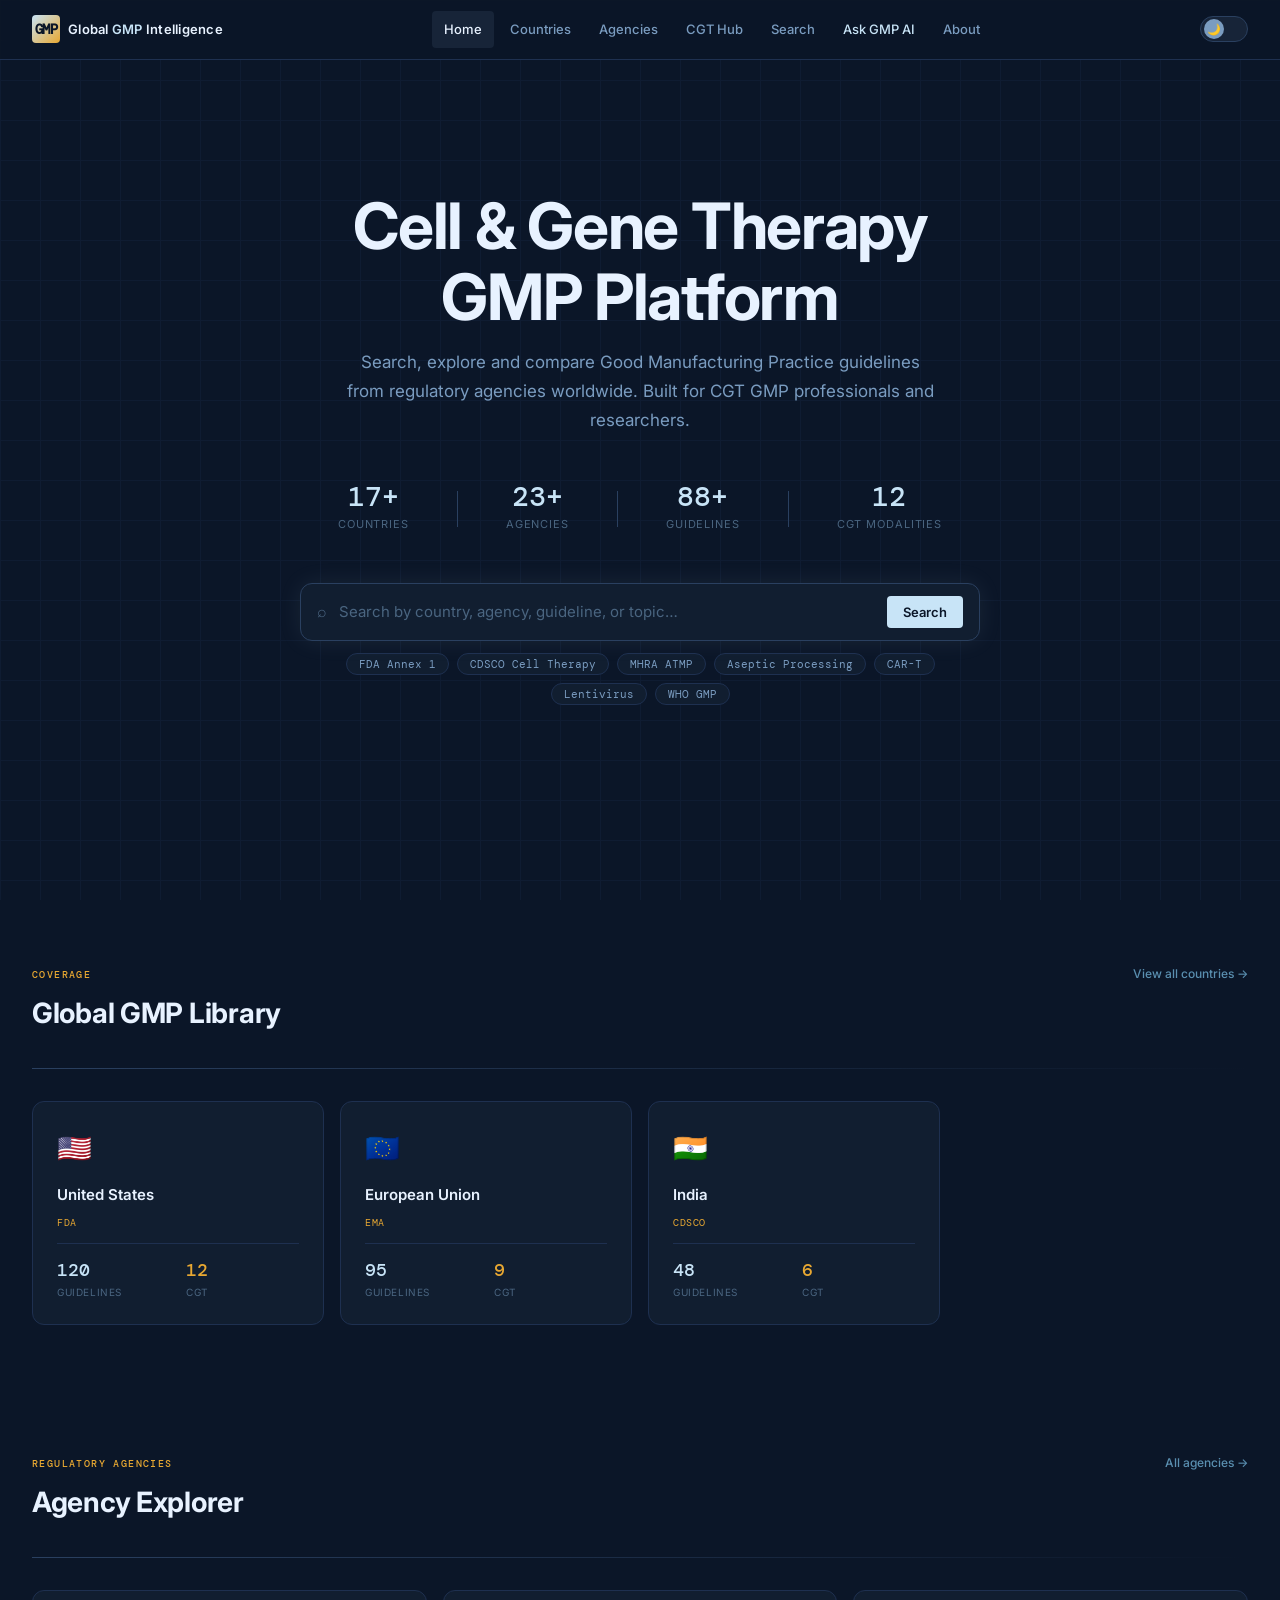
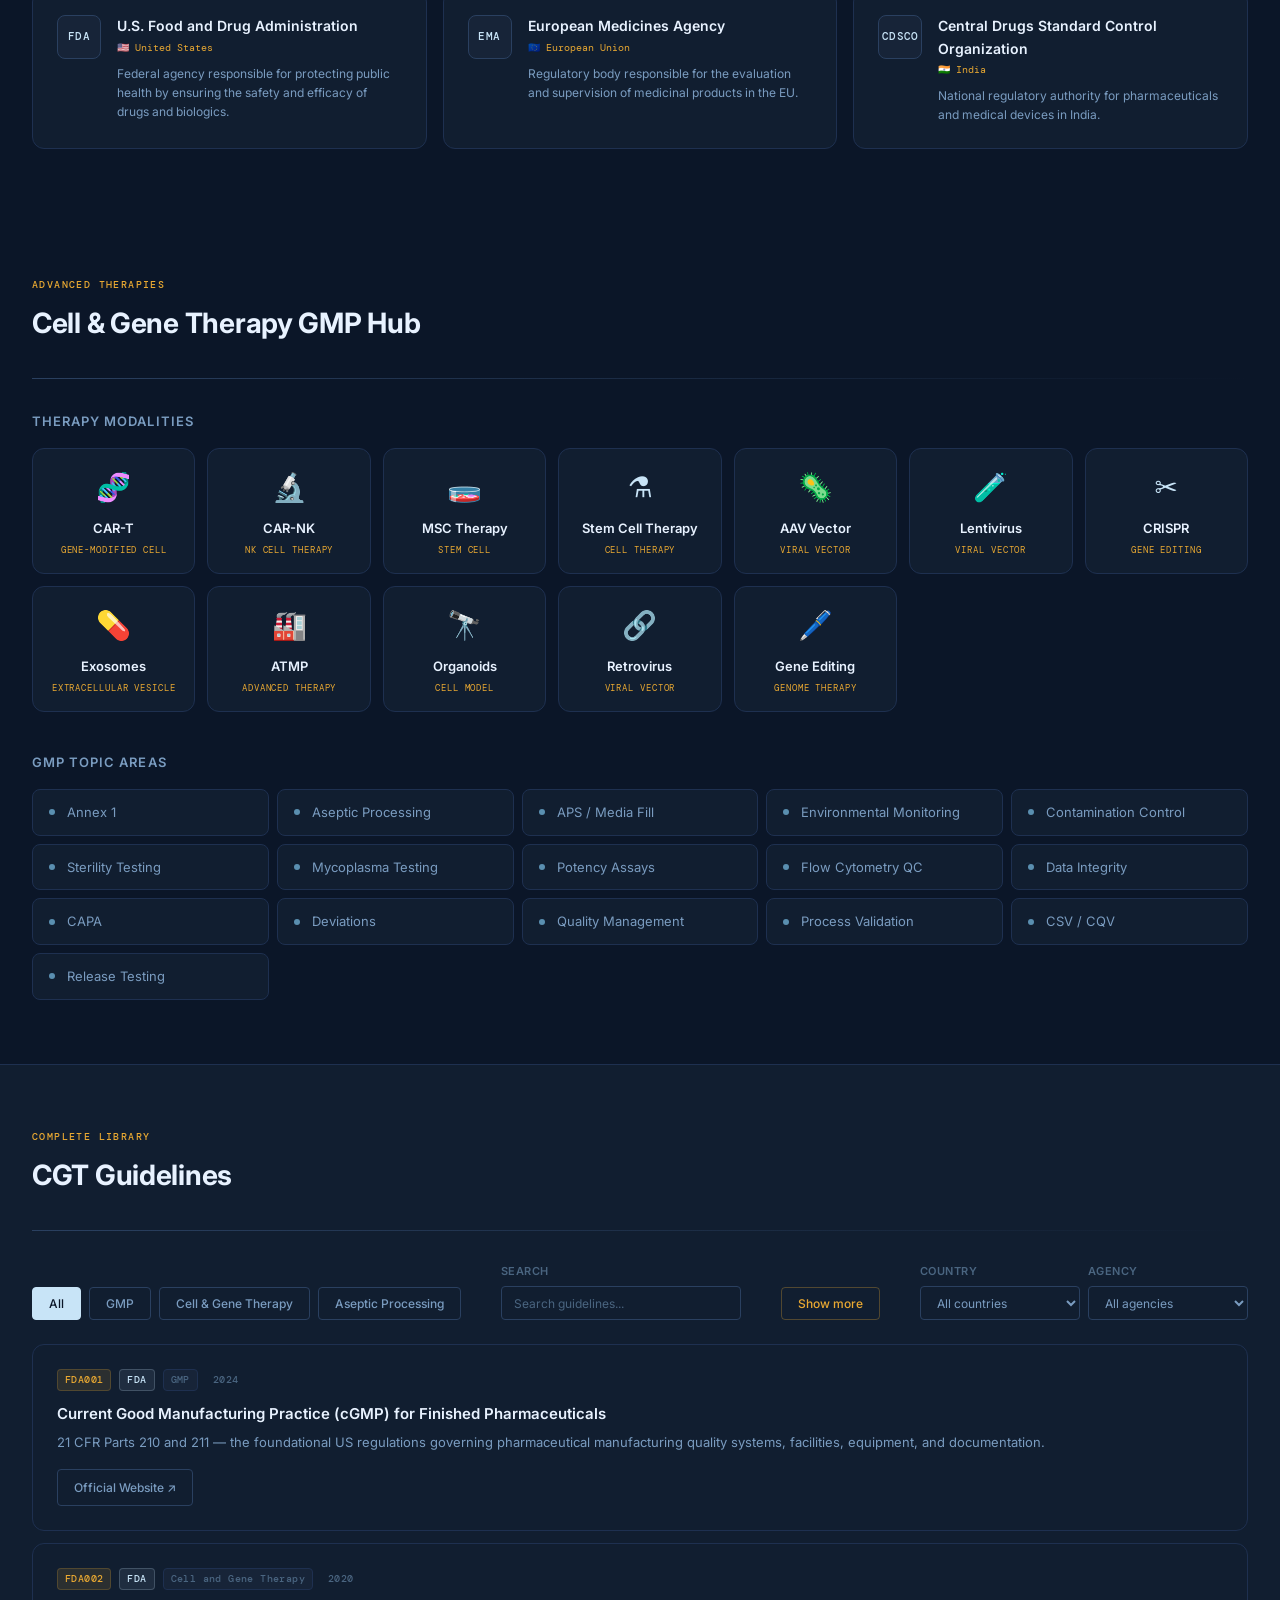
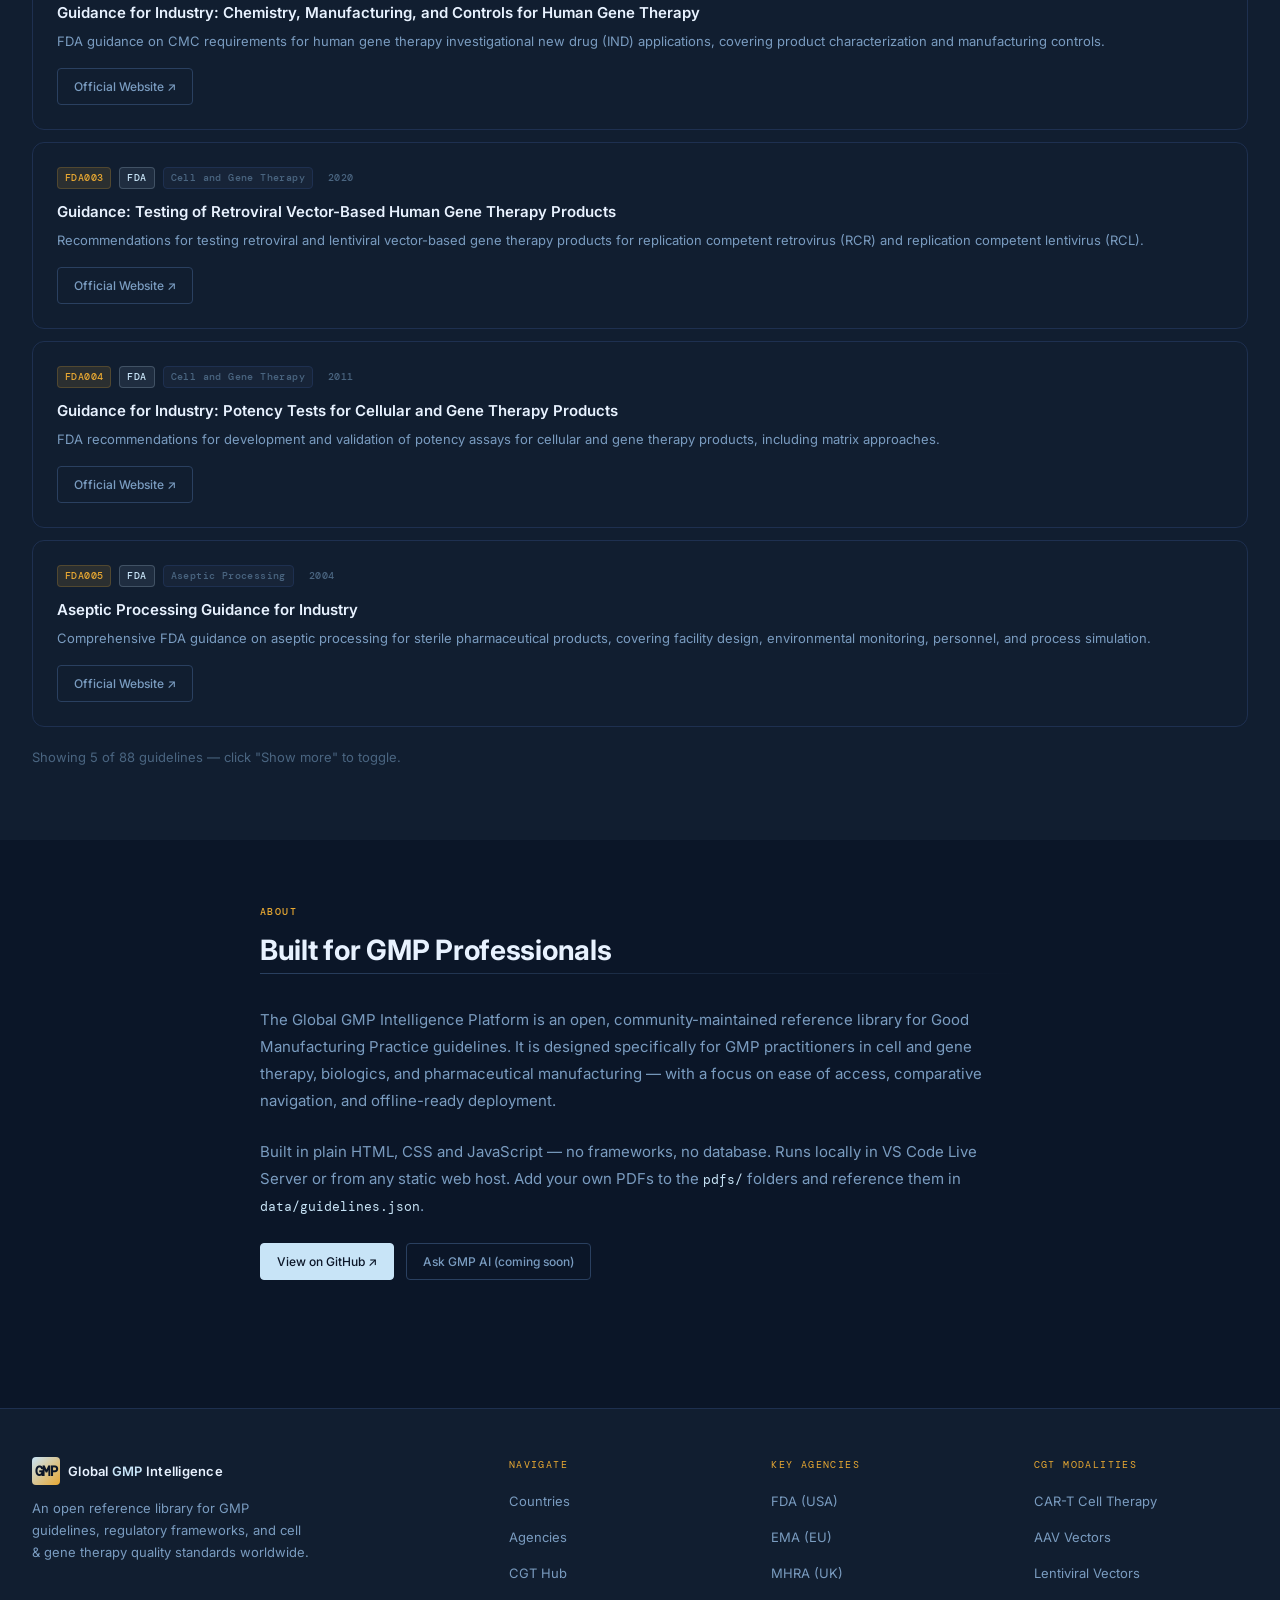
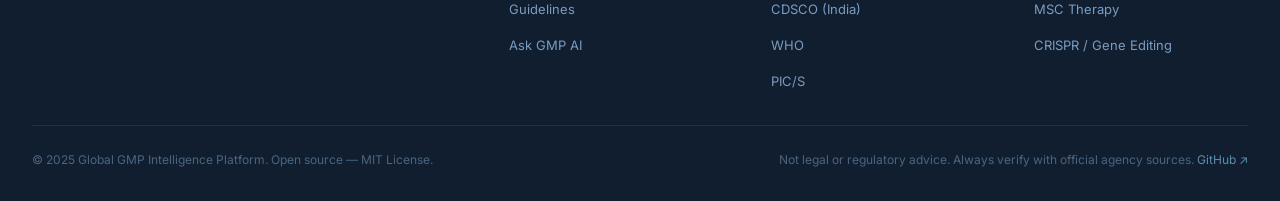
<file: index.html>
<!DOCTYPE html>
<html lang="en">
<head>
  <meta charset="UTF-8" />
  <meta name="viewport" content="width=device-width, initial-scale=1.0" />
  <title>Global GMP Intelligence Platform</title>
  <meta name="description" content="Search, explore and compare Good Manufacturing Practice guidelines from regulatory agencies worldwide. GMP, CGT, ATMP, CAR-T, viral vector manufacturing." />
  <link rel="stylesheet" href="style.css" />
</head>
<body>

  <!-- ═══════════════════════════════════════════════════════
       NAVIGATION
       ════════════════════════════════════════════════════ -->
  <nav class="navbar" role="navigation" aria-label="Main navigation">
    <div class="navbar-inner">

      <!-- Logo -->
      <a class="nav-logo" href="index.html" aria-label="Global GMP Intelligence Platform home">
        <div class="nav-logo-icon">GMP</div>
        <span class="nav-logo-text">Global <span>GMP</span> Intelligence</span>
      </a>

      <!-- Desktop nav links -->
      <ul class="nav-links" id="nav-links">
        <li><a href="index.html" class="active">Home</a></li>
        <li><a href="#countries">Countries</a></li>
        <li><a href="#agencies">Agencies</a></li>
        <li class="nav-cgt"><a href="#cgt-hub">CGT Hub</a></li>
        <li><a href="#search-section">Search</a></li>
        <li class="nav-ai"><a href="ask.html">Ask GMP AI</a></li>
        <li><a href="#about">About</a></li>
      </ul>

      <!-- Controls: theme toggle + hamburger -->
      <div class="nav-controls">
        <button class="theme-toggle" id="theme-toggle" aria-label="Toggle dark/light mode">
          <div class="theme-toggle-knob">🌙</div>
        </button>
        <button class="nav-hamburger" id="nav-hamburger" aria-label="Open menu">
          <span></span><span></span><span></span>
        </button>
      </div>

    </div>
  </nav>

  <!-- ═══════════════════════════════════════════════════════
       HERO SECTION
       ════════════════════════════════════════════════════ -->
  <section class="hero" id="home">

    <!-- Animated signal line — the signature design element -->
    <div class="hero-signal-line" aria-hidden="true"></div>

    <div class="hero-content">

      <!-- Main title -->
      <h1 class="hero-title">
        Cell & Gene Therapy <br>GMP Platform
      </h1>

      <!-- Subtitle -->
      <p class="hero-subtitle">
        Search, explore and compare Good Manufacturing Practice guidelines
        from regulatory agencies worldwide. Built for CGT GMP professionals
        and researchers.
      </p>

      <!-- Key stats -->
      <div class="hero-stats">
        <div class="hero-stat">
          <span id="hero-countries-count" class="hero-stat-number">16+</span>
          <span class="hero-stat-label">Countries</span>
        </div>
        <div class="hero-stat-divider"></div>
        <div class="hero-stat">
          <span id="hero-agencies-count" class="hero-stat-number">15+</span>
          <span class="hero-stat-label">Agencies</span>
        </div>
        <div class="hero-stat-divider"></div>
        <div class="hero-stat">
          <span id="hero-guidelines-count" class="hero-stat-number">500+</span>
          <span class="hero-stat-label">Guidelines</span>
        </div>
        <div class="hero-stat-divider"></div>
        <div class="hero-stat">
          <span id="hero-modalities-count" class="hero-stat-number">12</span>
          <span class="hero-stat-label">CGT Modalities</span>
        </div>
      </div>

      <!-- Search box -->
      <div class="search-container">
        <div class="search-box">
          <!-- Search icon -->
          <span class="search-icon" aria-hidden="true">⌕</span>

          <!-- Input -->
          <input
            type="text"
            id="search-input"
            placeholder="Search by country, agency, guideline, or topic…"
            autocomplete="off"
            aria-label="Search GMP guidelines"
          />

          <!-- Clear button (shows when text is entered) -->
          <button class="search-clear" id="search-clear" aria-label="Clear search">✕</button>

          <!-- Search button -->
          <button class="search-btn" id="search-btn">Search</button>
        </div>

        <!-- Quick-search chips -->
        <div class="search-chips" role="list" aria-label="Quick search examples">
          <button class="search-chip" data-query="FDA Annex 1" role="listitem">FDA Annex 1</button>
          <button class="search-chip" data-query="CDSCO Cell Therapy" role="listitem">CDSCO Cell Therapy</button>
          <button class="search-chip" data-query="MHRA ATMP" role="listitem">MHRA ATMP</button>
          <button class="search-chip" data-query="aseptic processing" role="listitem">Aseptic Processing</button>
          <button class="search-chip" data-query="CAR-T" role="listitem">CAR-T</button>
          <button class="search-chip" data-query="lentivirus" role="listitem">Lentivirus</button>
          <button class="search-chip" data-query="WHO GMP" role="listitem">WHO GMP</button>
        </div>

        <!-- Live results dropdown -->
        <div id="search-results" role="listbox" aria-label="Search results"></div>
      </div>

    </div>
  </section>

  <!-- ═══════════════════════════════════════════════════════
       COUNTRIES SECTION
       ════════════════════════════════════════════════════ -->
  <section class="section" id="countries">
    <div class="section-inner">
      <div class="section-header">
        <div>
          <div class="section-label">Coverage</div>
          <h2 class="section-title">Global GMP Library</h2>
        </div>
        <a href="#" class="section-link">View all countries →</a>
      </div>
      <div class="section-divider"></div>

      <!--
        Country cards are built dynamically by script.js → buildCountryCards().
        To add countries: edit data/countries.json — no HTML changes needed.
      -->
      <div class="countries-grid" id="countries-grid">
        <!-- Cards populated by JavaScript from data/countries.json -->
        <div class="placeholder-text">Loading countries…</div>
      </div>
    </div>
  </section>

  <!-- ═══════════════════════════════════════════════════════
       REGULATORY AGENCIES SECTION
       ════════════════════════════════════════════════════ -->
  <section class="section" id="agencies">
    <div class="section-inner">
      <div class="section-header">
        <div>
          <div class="section-label">Regulatory Agencies</div>
          <h2 class="section-title">Agency Explorer</h2>
        </div>
        <a href="#" class="section-link">All agencies →</a>
      </div>
      <div class="section-divider"></div>

      <!--
        Agency cards are built dynamically by script.js → buildAgencyCards().
        To add agencies: edit data/agencies.json
      -->
      <div class="agencies-grid" id="agencies-grid">
        <div class="placeholder-text">Loading agencies…</div>
      </div>
    </div>
  </section>

  <!-- ═══════════════════════════════════════════════════════
       CGT HUB SECTION
       ════════════════════════════════════════════════════ -->
  <section class="section" id="cgt-hub">
    <div class="section-inner">
      <div class="section-header">
        <div>
          <div class="section-label">Advanced Therapies</div>
          <h2 class="section-title">Cell &amp; Gene Therapy GMP Hub</h2>
        </div>
      </div>
      <div class="section-divider"></div>

      <!-- CGT Product modalities -->
      <h3 class="section-subheading">
        Therapy Modalities
      </h3>

      <!--
        Cards populated by script.js → buildCGTCards() from CGT_PRODUCTS array.
        To add modalities: edit the CGT_PRODUCTS array in script.js
      -->
      <div class="cgt-grid" id="cgt-products-grid">
        <div class="placeholder-text">Loading…</div>
      </div>

      <!-- GMP Topics -->
      <h3 class="section-subheading mt-40">
        GMP Topic Areas
      </h3>

      <!--
        Topics populated by script.js → buildCGTCards() from GMP_TOPICS array.
      -->
      <div class="topics-grid" id="gmp-topics-grid"></div>

    </div>
  </section>

  <!-- ═══════════════════════════════════════════════════════
       FULL GUIDELINES SECTION
       ════════════════════════════════════════════════════ -->
  <section class="section section-surface" id="search-section">
    <div class="section-inner">
      <div class="section-header">
        <div>
          <div class="section-label">Complete Library</div>
          <h2 class="section-title">CGT Guidelines</h2>
        </div>
      </div>
      <div class="section-divider"></div>

      <!-- Filter row -->
      <div class="guideline-filter-panel">
        <div class="guideline-filters">
          <button class="btn btn-secondary is-active" data-filter="all" aria-pressed="true" onclick="filterGuidelines('all')">All</button>
          <button class="btn btn-secondary" data-filter="GMP" aria-pressed="false" onclick="filterGuidelines('GMP')">GMP</button>
          <button class="btn btn-secondary" data-filter="Cell and Gene Therapy" aria-pressed="false" onclick="filterGuidelines('Cell and Gene Therapy')">Cell &amp; Gene Therapy</button>
          <button class="btn btn-secondary" data-filter="Aseptic Processing" aria-pressed="false" onclick="filterGuidelines('Aseptic Processing')">Aseptic Processing</button>
        </div>
        <label class="filter-search-label" for="guideline-search">
          Search
          <input
            id="guideline-search"
            class="filter-search"
            type="search"
            placeholder="Search guidelines..."
            oninput="filterGuidelineSearch()"
          >
        </label>
        <div class="guideline-controls">
          <button id="guidelines-toggle" class="btn btn-amber" aria-expanded="false" onclick="toggleGuidelinesCollapsed()">Show more</button>
        </div>
        <div class="guideline-dropdowns">
          <label class="filter-select-label" for="country-filter">
            Country
            <select id="country-filter" class="filter-select" onchange="filterGuidelineDropdowns()">
              <option value="all">All countries</option>
            </select>
          </label>
          <label class="filter-select-label" for="agency-filter">
            Agency
            <select id="agency-filter" class="filter-select" onchange="filterGuidelineDropdowns()">
              <option value="all">All agencies</option>
            </select>
          </label>
        </div>
      </div>

      <!-- Guidelines list — built by buildGuidelinesList() below -->
      <div class="guidelines-list" id="guidelines-list">
        <div class="placeholder-text">Loading guidelines…</div>
      </div>
    </div>
  </section>

  <!-- ═══════════════════════════════════════════════════════
       ABOUT SECTION
       ════════════════════════════════════════════════════ -->
  <section class="section" id="about">
    <div class="section-inner section-inner--narrow">
      <div class="section-label">About</div>
      <h2 class="section-title">Built for GMP Professionals</h2>
      <div class="section-divider"></div>
      <p class="about-paragraph">
        The Global GMP Intelligence Platform is an open, community-maintained reference library
        for Good Manufacturing Practice guidelines. It is designed specifically for GMP practitioners
        in cell and gene therapy, biologics, and pharmaceutical manufacturing — with a focus on
        ease of access, comparative navigation, and offline-ready deployment.
      </p>
      <p class="about-paragraph">
        Built in plain HTML, CSS and JavaScript — no frameworks, no database. Runs locally in
        VS Code Live Server or from any static web host. Add your own PDFs to the
        <code class="inline-code">pdfs/</code>
        folders and reference them in
        <code class="inline-code">data/guidelines.json</code>.
      </p>
      <div class="btn-row">
        <a href="https://github.com/augycodez/CGT-GMP" class="btn btn-primary" target="_blank" rel="noopener">View on GitHub ↗</a>
        <a href="ask.html" class="btn btn-secondary">Ask GMP AI (coming soon)</a>
      </div>
    </div>
  </section>

  <!-- ═══════════════════════════════════════════════════════
       FOOTER
       ════════════════════════════════════════════════════ -->
  <footer class="footer">
    <div class="footer-inner">

      <!-- Brand -->
      <div class="footer-brand">
        <div class="nav-logo">
          <div class="nav-logo-icon">GMP</div>
          <span class="nav-logo-text">Global <span>GMP</span> Intelligence</span>
        </div>
        <p>
          An open reference library for GMP guidelines, regulatory frameworks,
          and cell &amp; gene therapy quality standards worldwide.
        </p>
      </div>

      <!-- Navigation -->
      <div>
        <div class="footer-col-title">Navigate</div>
        <ul class="footer-links">
          <li><a href="#countries">Countries</a></li>
          <li><a href="#agencies">Agencies</a></li>
          <li><a href="#cgt-hub">CGT Hub</a></li>
          <li><a href="#search-section">Guidelines</a></li>
          <li><a href="ask.html">Ask GMP AI</a></li>
        </ul>
      </div>

      <!-- Agencies -->
      <div>
        <div class="footer-col-title">Key Agencies</div>
        <ul class="footer-links">
          <li><a href="agencies/fda.html">FDA (USA)</a></li>
          <li><a href="agencies/ema.html">EMA (EU)</a></li>
          <li><a href="agencies/mhra.html">MHRA (UK)</a></li>
          <li><a href="agencies/cdsco.html">CDSCO (India)</a></li>
          <li><a href="agencies/who.html">WHO</a></li>
          <li><a href="agencies/pics.html">PIC/S</a></li>
        </ul>
      </div>

      <!-- CGT -->
      <div>
        <div class="footer-col-title">CGT Modalities</div>
        <ul class="footer-links">
          <li><a href="cgt/car-t.html">CAR-T Cell Therapy</a></li>
          <li><a href="cgt/aav.html">AAV Vectors</a></li>
          <li><a href="cgt/lentivirus.html">Lentiviral Vectors</a></li>
          <li><a href="cgt/msc.html">MSC Therapy</a></li>
          <li><a href="cgt/crispr.html">CRISPR / Gene Editing</a></li>
        </ul>
      </div>

    </div>

    <!-- Bottom bar -->
    <div class="footer-bottom">
      <p>© 2025 Global GMP Intelligence Platform. Open source — MIT License.</p>
      <p>Not legal or regulatory advice. Always verify with official agency sources. <a href="https://github.com/augycodez/CGT-GMP" target="_blank" rel="noopener">GitHub ↗</a></p>
    </div>
  </footer>

  <!-- ═══════════════════════════════════════════════════════
       SCRIPTS
       ════════════════════════════════════════════════════ -->
  <script src="script.js"></script>

  <!--
    Additional inline script for the guidelines filter buttons and full list builder.
    This is kept here (not in script.js) because it needs access to guidelinesData
    AFTER it has been loaded by loadAllData() in script.js.
    In a larger project, this would move to script.js once data loading is async-refactored.
  -->
  <!-- Guidelines logic has been moved to script.js (functions: buildGuidelinesList, filters) -->

</body>
</html>
</file>
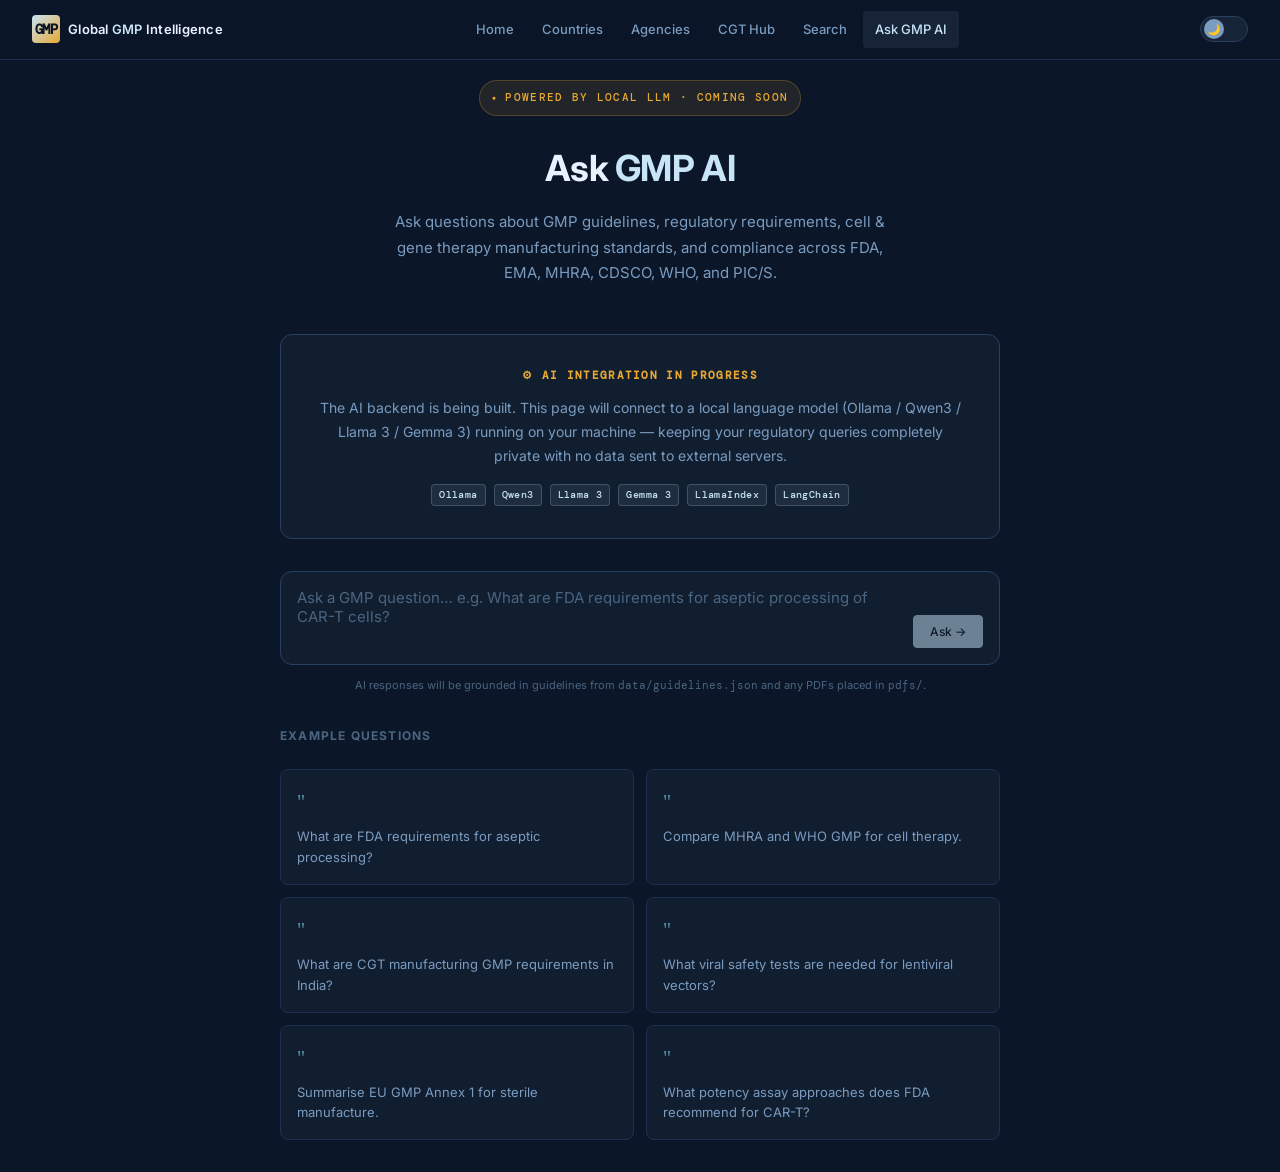
<file: ask.html>
<!DOCTYPE html>
<html lang="en">
<head>
  <meta charset="UTF-8" />
  <meta name="viewport" content="width=device-width, initial-scale=1.0" />
  <title>Ask GMP AI — Global GMP Intelligence Platform</title>
  <link rel="stylesheet" href="style.css" />
</head>
<body>

  <nav class="navbar">
    <div class="navbar-inner">
      <a class="nav-logo" href="index.html">
        <div class="nav-logo-icon">GMP</div>
        <span class="nav-logo-text">Global <span>GMP</span> Intelligence</span>
      </a>
      <ul class="nav-links" id="nav-links">
        <li><a href="index.html">Home</a></li>
        <li><a href="index.html#countries">Countries</a></li>
        <li><a href="index.html#agencies">Agencies</a></li>
        <li class="nav-cgt"><a href="index.html#cgt-hub">CGT Hub</a></li>
        <li><a href="index.html#search-section">Search</a></li>
        <li class="nav-ai"><a href="ask.html" class="active">Ask GMP AI</a></li>
      </ul>
      <div class="nav-controls">
        <button class="theme-toggle" id="theme-toggle" aria-label="Toggle theme">
          <div class="theme-toggle-knob">🌙</div>
        </button>
        <button class="nav-hamburger" id="nav-hamburger" aria-label="Open menu">
          <span></span><span></span><span></span>
        </button>
      </div>
    </div>
  </nav>

  <main class="ask-hero">
    <div class="ask-container">

      <!-- Header -->
      <div class="ask-header">
        <div class="hero-eyebrow">Powered by local LLM · Coming Soon</div>
        <h1 class="ask-title">Ask <span class="text-accent">GMP AI</span></h1>
        <p style="color:var(--color-text-secondary);font-size:15px;line-height:1.7;max-width:520px;margin:0 auto;">
          Ask questions about GMP guidelines, regulatory requirements,
          cell &amp; gene therapy manufacturing standards, and compliance across
          FDA, EMA, MHRA, CDSCO, WHO, and PIC/S.
        </p>
      </div>

      <!-- Coming soon notice -->
      <div class="ask-coming-soon">
        <h3>⚙ AI Integration In Progress</h3>
        <p style="color:var(--color-text-secondary);font-size:14px;line-height:1.7;margin-bottom:16px;">
          The AI backend is being built. This page will connect to a local language model
          (Ollama / Qwen3 / Llama 3 / Gemma 3) running on your machine — keeping your
          regulatory queries completely private with no data sent to external servers.
        </p>
        <div style="display:flex;gap:8px;justify-content:center;flex-wrap:wrap;">
          <span class="tag tag-agency">Ollama</span>
          <span class="tag tag-agency">Qwen3</span>
          <span class="tag tag-agency">Llama 3</span>
          <span class="tag tag-agency">Gemma 3</span>
          <span class="tag tag-agency">LlamaIndex</span>
          <span class="tag tag-agency">LangChain</span>
        </div>
      </div>

      <!-- Input box (UI preview — not functional yet) -->
      <div class="ask-input-box">
        <textarea
          class="ask-input"
          id="ask-input"
          placeholder="Ask a GMP question… e.g. What are FDA requirements for aseptic processing of CAR-T cells?"
          rows="3"
          disabled
        ></textarea>
        <button class="btn btn-primary" disabled style="align-self:flex-end;opacity:0.5;cursor:not-allowed;">
          Ask →
        </button>
      </div>

      <p style="font-size:11px;color:var(--color-text-muted);text-align:center;margin-bottom:32px;">
        AI responses will be grounded in guidelines from <code style="font-family:var(--font-mono)">data/guidelines.json</code> and any PDFs placed in <code style="font-family:var(--font-mono)">pdfs/</code>.
      </p>

      <!-- Example questions -->
      <h3 style="font-size:12px;color:var(--color-text-muted);text-transform:uppercase;letter-spacing:0.1em;margin-bottom:16px;">
        Example Questions
      </h3>
      <div class="ask-examples">
        <div class="ask-example">What are FDA requirements for aseptic processing?</div>
        <div class="ask-example">Compare MHRA and WHO GMP for cell therapy.</div>
        <div class="ask-example">What are CGT manufacturing GMP requirements in India?</div>
        <div class="ask-example">What viral safety tests are needed for lentiviral vectors?</div>
        <div class="ask-example">Summarise EU GMP Annex 1 for sterile manufacture.</div>
        <div class="ask-example">What potency assay approaches does FDA recommend for CAR-T?</div>
      </div>

    </div>
  </main>

  <script src="script.js"></script>
  <script src="ask.js"></script>
</body>
</html>
</file>
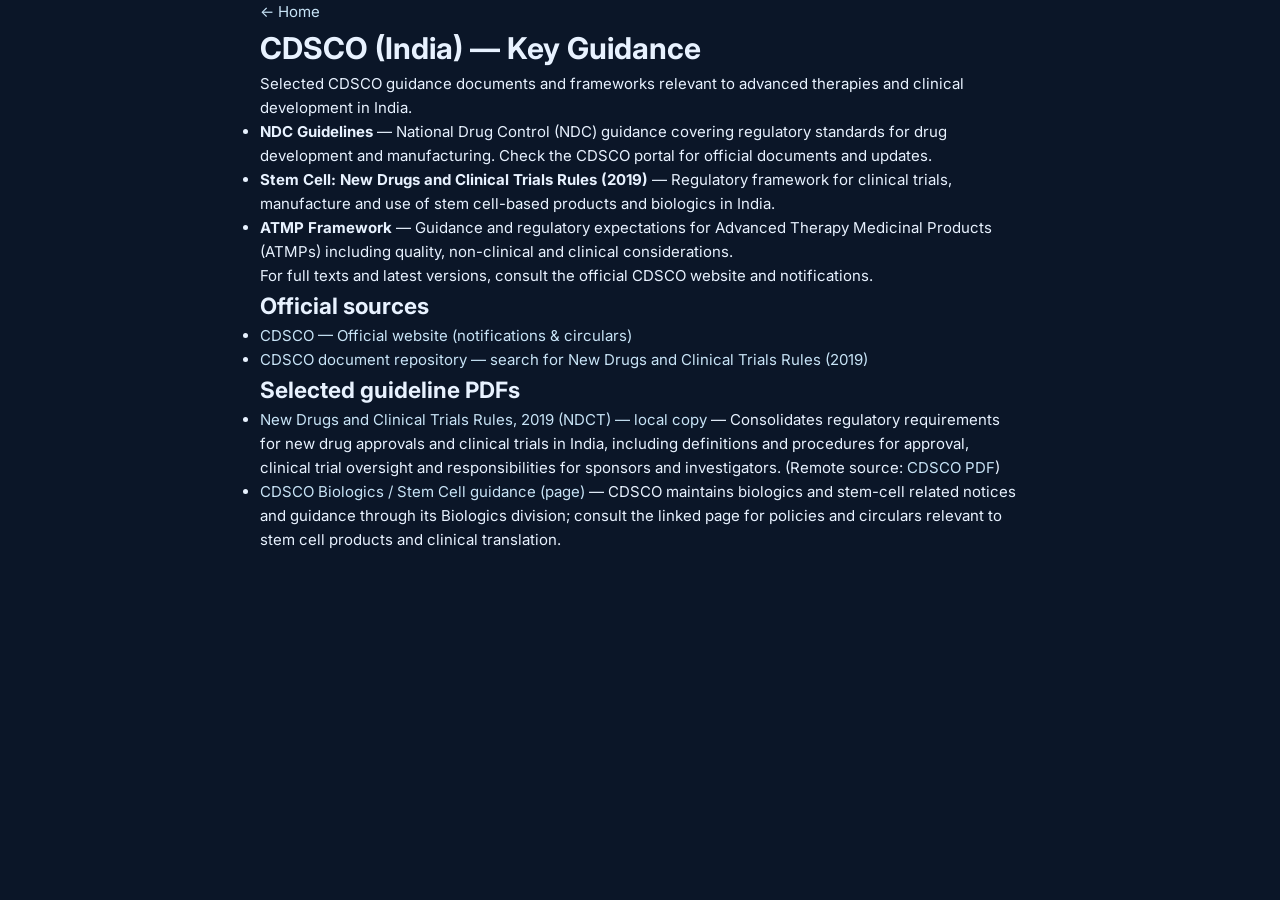
<file: agencies/cdsco.html>
<!DOCTYPE html>
<html lang="en">
<head>
  <meta charset="utf-8" />
  <meta name="viewport" content="width=device-width,initial-scale=1" />
  <title>CDSCO — Central Drugs Standard Control Organization</title>
  <link rel="stylesheet" href="../style.css" />
</head>
<body>
  <main class="section-inner section-inner--narrow">
    <a href="../index.html">← Home</a>
    <h1>CDSCO (India) — Key Guidance</h1>

    <p>Selected CDSCO guidance documents and frameworks relevant to advanced therapies and clinical development in India.</p>

    <ul>
      <li>
        <strong>NDC Guidelines</strong> — National Drug Control (NDC) guidance covering regulatory standards for drug development and manufacturing. Check the CDSCO portal for official documents and updates.
      </li>
      <li>
        <strong>Stem Cell: New Drugs and Clinical Trials Rules (2019)</strong> — Regulatory framework for clinical trials, manufacture and use of stem cell-based products and biologics in India.
      </li>
      <li>
        <strong>ATMP Framework</strong> — Guidance and regulatory expectations for Advanced Therapy Medicinal Products (ATMPs) including quality, non-clinical and clinical considerations.
      </li>
    </ul>

    <p class="muted">For full texts and latest versions, consult the official CDSCO website and notifications.</p>
    <h2>Official sources</h2>
    <ul>
      <li><a href="https://cdsco.gov.in" target="_blank" rel="noopener">CDSCO — Official website (notifications &amp; circulars)</a></li>
      <li><a href="https://cdsco.gov.in/opencms/export/sites/CDSCO_WEB/" target="_blank" rel="noopener">CDSCO document repository — search for New Drugs and Clinical Trials Rules (2019)</a></li>
    </ul>
    <h2>Selected guideline PDFs</h2>
    <ul>
      <li>
        <a href="../pdfs/ndct_rules_2019.pdf" target="_blank" rel="noopener">New Drugs and Clinical Trials Rules, 2019 (NDCT) — local copy</a>
        — Consolidates regulatory requirements for new drug approvals and clinical trials in India, including definitions and procedures for approval, clinical trial oversight and responsibilities for sponsors and investigators. (Remote source: <a href="https://cdsco.gov.in/opencms/resources/UploadCDSCOWeb/2022/new_DC_rules/NEW%20DRUGS%20ANDctrS%20RULE%2C%202019.pdf" target="_blank" rel="noopener">CDSCO PDF</a>)
      </li>
      <li>
        <a href="https://cdsco.gov.in/opencms/opencms/en/biologicals/" target="_blank" rel="noopener">CDSCO Biologics / Stem Cell guidance (page)</a>
        — CDSCO maintains biologics and stem-cell related notices and guidance through its Biologics division; consult the linked page for policies and circulars relevant to stem cell products and clinical translation.
      </li>
    </ul>
  </main>
</body>
</html>
</file>
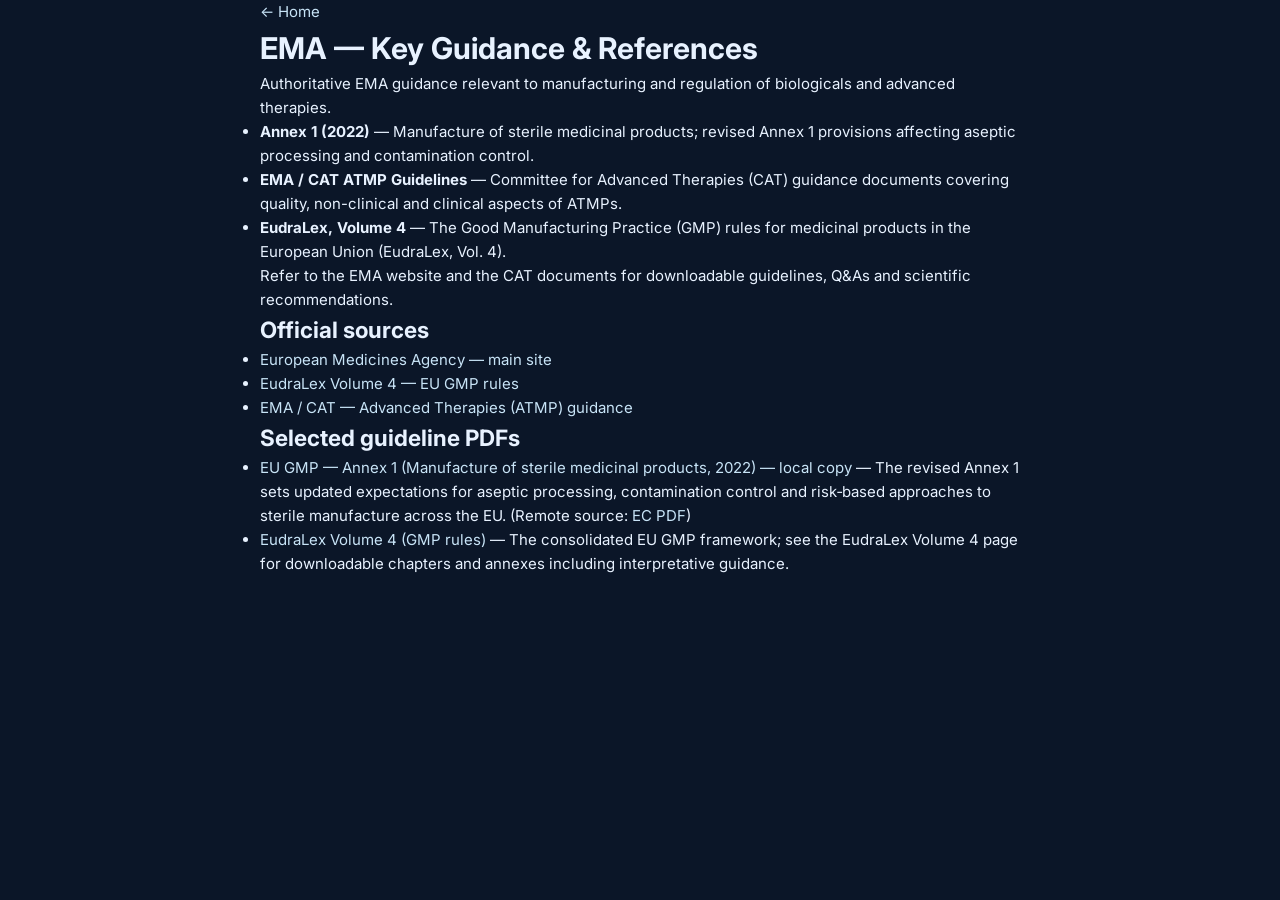
<file: agencies/ema.html>
<!DOCTYPE html>
<html lang="en">
<head>
  <meta charset="utf-8" />
  <meta name="viewport" content="width=device-width,initial-scale=1" />
  <title>EMA — European Medicines Agency</title>
  <link rel="stylesheet" href="../style.css" />
</head>
<body>
  <main class="section-inner section-inner--narrow">
    <a href="../index.html">← Home</a>
    <h1>EMA — Key Guidance &amp; References</h1>

    <p>Authoritative EMA guidance relevant to manufacturing and regulation of biologicals and advanced therapies.</p>

    <ul>
      <li><strong>Annex 1 (2022)</strong> — Manufacture of sterile medicinal products; revised Annex 1 provisions affecting aseptic processing and contamination control.</li>
      <li><strong>EMA / CAT ATMP Guidelines</strong> — Committee for Advanced Therapies (CAT) guidance documents covering quality, non-clinical and clinical aspects of ATMPs.</li>
      <li><strong>EudraLex, Volume 4</strong> — The Good Manufacturing Practice (GMP) rules for medicinal products in the European Union (EudraLex, Vol. 4).</li>
    </ul>

    <p class="muted">Refer to the EMA website and the CAT documents for downloadable guidelines, Q&As and scientific recommendations.</p>
    <h2>Official sources</h2>
    <ul>
      <li><a href="https://www.ema.europa.eu" target="_blank" rel="noopener">European Medicines Agency — main site</a></li>
      <li><a href="https://ec.europa.eu/health/documents/eudralex/vol-4_en" target="_blank" rel="noopener">EudraLex Volume 4 — EU GMP rules</a></li>
      <li><a href="https://www.ema.europa.eu/en/human-regulatory/overview/advanced-therapies" target="_blank" rel="noopener">EMA / CAT — Advanced Therapies (ATMP) guidance</a></li>
    </ul>
    <h2>Selected guideline PDFs</h2>
    <ul>
      <li>
        <a href="../pdfs/eu_gmp_annex1_2022.pdf" target="_blank" rel="noopener">EU GMP — Annex 1 (Manufacture of sterile medicinal products, 2022) — local copy</a>
        — The revised Annex 1 sets updated expectations for aseptic processing, contamination control and risk‑based approaches to sterile manufacture across the EU. (Remote source: <a href="https://health.ec.europa.eu/system/files/2022-08/20220825_gmp-an1_en_0.pdf" target="_blank" rel="noopener">EC PDF</a>)
      </li>
      <li>
        <a href="https://health.ec.europa.eu/medicinal-products/eudralex/eudralex-volume-4_en" target="_blank" rel="noopener">EudraLex Volume 4 (GMP rules)</a>
        — The consolidated EU GMP framework; see the EudraLex Volume 4 page for downloadable chapters and annexes including interpretative guidance.
      </li>
    </ul>
  </main>
</body>
</html>
</file>
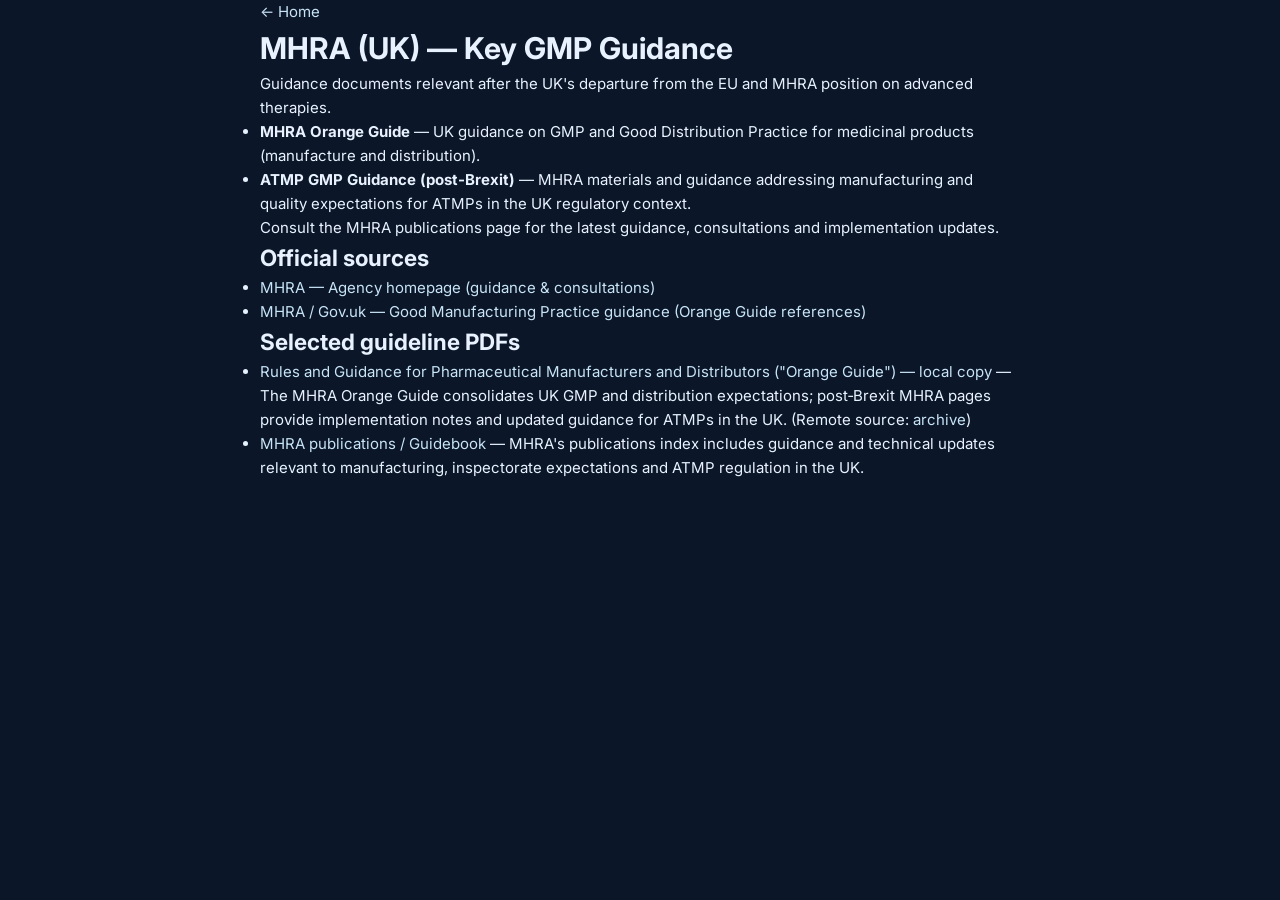
<file: agencies/mhra.html>
<!DOCTYPE html>
<html lang="en">
<head>
  <meta charset="utf-8" />
  <meta name="viewport" content="width=device-width,initial-scale=1" />
  <title>MHRA — Medicines and Healthcare products Regulatory Agency</title>
  <link rel="stylesheet" href="../style.css" />
</head>
<body>
  <main class="section-inner section-inner--narrow">
    <a href="../index.html">← Home</a>
    <h1>MHRA (UK) — Key GMP Guidance</h1>

    <p>Guidance documents relevant after the UK's departure from the EU and MHRA position on advanced therapies.</p>

    <ul>
      <li><strong>MHRA Orange Guide</strong> — UK guidance on GMP and Good Distribution Practice for medicinal products (manufacture and distribution).</li>
      <li><strong>ATMP GMP Guidance (post-Brexit)</strong> — MHRA materials and guidance addressing manufacturing and quality expectations for ATMPs in the UK regulatory context.</li>
    </ul>

    <p class="muted">Consult the MHRA publications page for the latest guidance, consultations and implementation updates.</p>
    <h2>Official sources</h2>
    <ul>
      <li><a href="https://www.gov.uk/government/organisations/medicines-and-healthcare-products-regulatory-agency" target="_blank" rel="noopener">MHRA — Agency homepage (guidance &amp; consultations)</a></li>
      <li><a href="https://www.gov.uk/guidance/good-manufacturing-practice-guides" target="_blank" rel="noopener">MHRA / Gov.uk — Good Manufacturing Practice guidance (Orange Guide references)</a></li>
    </ul>
    <h2>Selected guideline PDFs</h2>
    <ul>
      <li>
        <a href="../pdfs/mhra_orange_guide.pdf" target="_blank" rel="noopener">Rules and Guidance for Pharmaceutical Manufacturers and Distributors ("Orange Guide") — local copy</a>
        — The MHRA Orange Guide consolidates UK GMP and distribution expectations; post‑Brexit MHRA pages provide implementation notes and updated guidance for ATMPs in the UK. (Remote source: <a href="https://archive.org/details/rulesguidancefor0000medi" target="_blank" rel="noopener">archive</a>)
      </li>
      <li>
        <a href="https://www.mhra.org.uk/publications/Guidebook/2024" target="_blank" rel="noopener">MHRA publications / Guidebook</a>
        — MHRA's publications index includes guidance and technical updates relevant to manufacturing, inspectorate expectations and ATMP regulation in the UK.
      </li>
    </ul>
  </main>
</body>
</html>
</file>
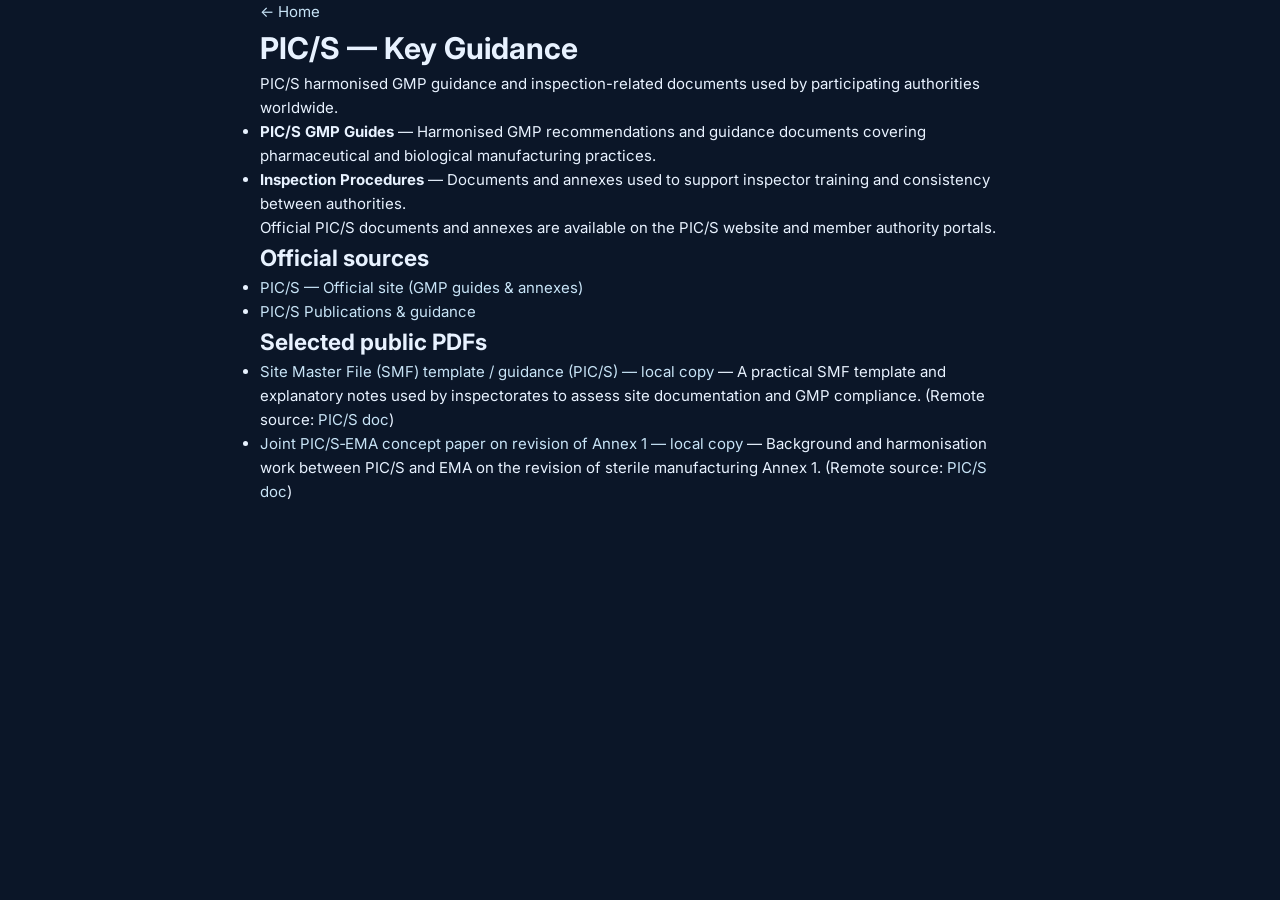
<file: agencies/pics.html>
<!DOCTYPE html>
<html lang="en">
<head>
  <meta charset="utf-8" />
  <meta name="viewport" content="width=device-width,initial-scale=1" />
  <title>PIC/S — Pharmaceutical Inspection Co-operation Scheme</title>
  <link rel="stylesheet" href="../style.css" />
</head>
<body>
  <main class="section-inner section-inner--narrow">
    <a href="../index.html">← Home</a>
    <h1>PIC/S — Key Guidance</h1>

    <p>PIC/S harmonised GMP guidance and inspection-related documents used by participating authorities worldwide.</p>

    <ul>
      <li><strong>PIC/S GMP Guides</strong> — Harmonised GMP recommendations and guidance documents covering pharmaceutical and biological manufacturing practices.</li>
      <li><strong>Inspection Procedures</strong> — Documents and annexes used to support inspector training and consistency between authorities.</li>
    </ul>

    <p class="muted">Official PIC/S documents and annexes are available on the PIC/S website and member authority portals.</p>
    <h2>Official sources</h2>
    <ul>
      <li><a href="https://picscheme.org" target="_blank" rel="noopener">PIC/S — Official site (GMP guides &amp; annexes)</a></li>
      <li><a href="https://picscheme.org/en/publications/" target="_blank" rel="noopener">PIC/S Publications &amp; guidance</a></li>
    </ul>
    <h2>Selected public PDFs</h2>
    <ul>
      <li>
        <a href="../pdfs/pics_smf_docview_3463.html" target="_blank" rel="noopener">Site Master File (SMF) template / guidance (PIC/S) — local copy</a>
        — A practical SMF template and explanatory notes used by inspectorates to assess site documentation and GMP compliance. (Remote source: <a href="https://picscheme.org/docview/3463" target="_blank" rel="noopener">PIC/S doc</a>)
      </li>
      <li>
        <a href="../pdfs/pics_annex1_concept_paper_3464.html" target="_blank" rel="noopener">Joint PIC/S‑EMA concept paper on revision of Annex 1 — local copy</a>
        — Background and harmonisation work between PIC/S and EMA on the revision of sterile manufacturing Annex 1. (Remote source: <a href="https://picscheme.org/docview/3464" target="_blank" rel="noopener">PIC/S doc</a>)
      </li>
    </ul>
  </main>
</body>
</html>
</file>
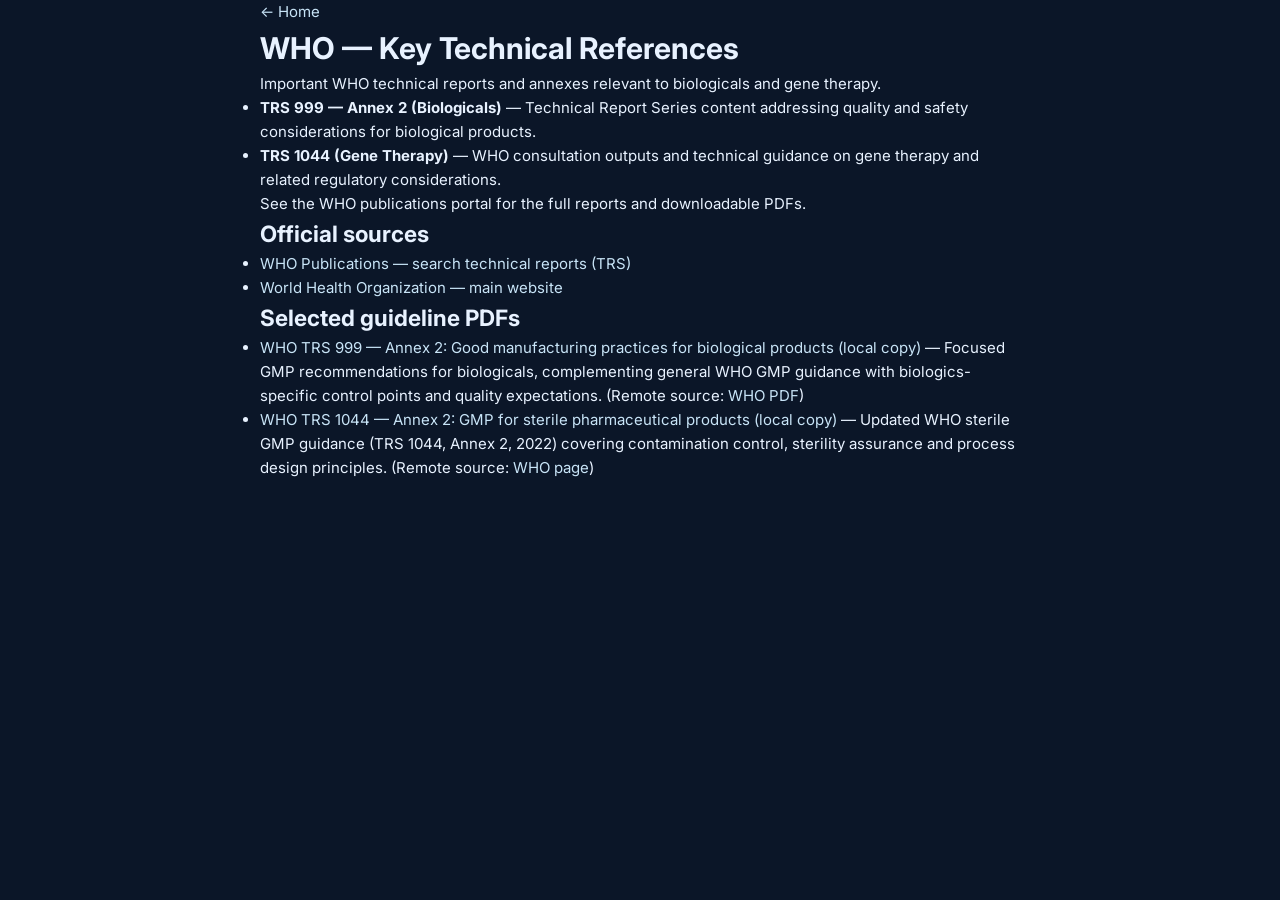
<file: agencies/who.html>
<!DOCTYPE html>
<html lang="en">
<head>
  <meta charset="utf-8" />
  <meta name="viewport" content="width=device-width,initial-scale=1" />
  <title>WHO — World Health Organization</title>
  <link rel="stylesheet" href="../style.css" />
</head>
<body>
  <main class="section-inner section-inner--narrow">
    <a href="../index.html">← Home</a>
    <h1>WHO — Key Technical References</h1>

    <p>Important WHO technical reports and annexes relevant to biologicals and gene therapy.</p>

    <ul>
      <li><strong>TRS 999 — Annex 2 (Biologicals)</strong> — Technical Report Series content addressing quality and safety considerations for biological products.</li>
      <li><strong>TRS 1044 (Gene Therapy)</strong> — WHO consultation outputs and technical guidance on gene therapy and related regulatory considerations.</li>
    </ul>

    <p class="muted">See the WHO publications portal for the full reports and downloadable PDFs.</p>
    <h2>Official sources</h2>
    <ul>
      <li><a href="https://www.who.int/publications" target="_blank" rel="noopener">WHO Publications — search technical reports (TRS)</a></li>
      <li><a href="https://www.who.int/" target="_blank" rel="noopener">World Health Organization — main website</a></li>
    </ul>
    <h2>Selected guideline PDFs</h2>
    <ul>
      <li>
        <a href="../pdfs/who_trs999_annex2.pdf" target="_blank" rel="noopener">WHO TRS 999 — Annex 2: Good manufacturing practices for biological products (local copy)</a>
        — Focused GMP recommendations for biologicals, complementing general WHO GMP guidance with biologics-specific control points and quality expectations. (Remote source: <a href="https://www.who.int/docs/default-source/biologicals/gmp/annex-2-who-good-manufacturing-practices-for-biological-products.pdf" target="_blank" rel="noopener">WHO PDF</a>)
      </li>
      <li>
        <a href="../pdfs/who_trs1044_annex2.pdf" target="_blank" rel="noopener">WHO TRS 1044 — Annex 2: GMP for sterile pharmaceutical products (local copy)</a>
        — Updated WHO sterile GMP guidance (TRS 1044, Annex 2, 2022) covering contamination control, sterility assurance and process design principles. (Remote source: <a href="https://www.who.int/publications/m/item/trs1044-annex2" target="_blank" rel="noopener">WHO page</a>)
      </li>
    </ul>
  </main>
</body>
</html>
</file>
<file: style.css>
/* =============================================================
   GLOBAL GMP INTELLIGENCE PLATFORM — Main Stylesheet
   Design: Navy-slate base / Ice-blue accent / Amber signals
   Fonts: Inter (UI) + DM Mono (codes/IDs)
   ============================================================= */

/* ── 1. IMPORTS & CSS VARIABLES ─────────────────────────────── */

@import url('https://fonts.googleapis.com/css2?family=Inter:wght@300;400;500;600;700&family=DM+Mono:wght@400;500&display=swap');

:root {
  /* Core palette */
  --color-bg:          #0B1628;     /* Deep navy-slate */
  --color-surface:     #111E30;     /* Card/panel surface */
  --color-surface-2:   #172438;     /* Slightly lighter surface */
  --color-border:      #1E3050;     /* Subtle borders */
  --color-border-2:    #2A4060;     /* More visible borders */

  /* Text */
  --color-text-primary: #E8F2FF;    /* Near-white, blue-tinted */
  --color-text-secondary: #7A9CC0;  /* Steel blue — secondary info */
  --color-text-muted:  #4A6580;     /* Muted captions */

  /* Accents */
  --color-accent:      #C8E4F7;     /* Ice blue — primary accent */
  --color-accent-dim:  #5A8FB0;     /* Dimmer ice blue */
  --color-amber:       #E8A832;     /* Regulatory amber — CGT/special */
  --color-amber-dim:   #8A5C10;     /* Dark amber for backgrounds */
  --color-green:       #34C98A;     /* Status: available */
  --color-red:         #E85555;     /* Status: error */

  /* Typography */
  --font-ui:    'Inter', system-ui, sans-serif;
  --font-mono:  'DM Mono', 'Courier New', monospace;

  /* Spacing scale */
  --space-1: 4px;
  --space-2: 8px;
  --space-3: 12px;
  --space-4: 16px;
  --space-5: 24px;
  --space-6: 32px;
  --space-7: 48px;
  --space-8: 64px;

  /* Borders */
  --radius-sm: 4px;
  --radius-md: 8px;
  --radius-lg: 12px;

  /* Shadows */
  --shadow-card: 0 2px 16px rgba(0,0,0,0.4);
  --shadow-glow: 0 0 24px rgba(200, 228, 247, 0.08);

  /* Transition */
  --transition: 0.18s ease;
}

/* Light mode overrides */
body.light-mode {
  --color-bg:           #F0F4F8;
  --color-surface:      #FFFFFF;
  --color-surface-2:    #E8EFF7;
  --color-border:       #D0DCE8;
  --color-border-2:     #B0C4D8;
  --color-text-primary: #0B1628;
  --color-text-secondary: #3A5A78;
  --color-text-muted:   #7A9CB8;
  --shadow-card: 0 2px 12px rgba(11,22,40,0.12);
  --shadow-glow: 0 0 16px rgba(11,22,40,0.06);
}

/* ── 2. RESET & BASE ─────────────────────────────────────────── */

*, *::before, *::after {
  box-sizing: border-box;
  margin: 0;
  padding: 0;
}

html { scroll-behavior: smooth; }

body {
  background-color: var(--color-bg);
  color: var(--color-text-primary);
  font-family: var(--font-ui);
  font-size: 15px;
  line-height: 1.6;
  min-height: 100vh;
  transition: background-color 0.3s ease, color 0.3s ease;
}

a {
  color: var(--color-accent);
  text-decoration: none;
  transition: color var(--transition);
}

a:hover { color: #fff; }

img { max-width: 100%; display: block; }

/* ── 3. NAVIGATION ───────────────────────────────────────────── */

.navbar {
  position: fixed;
  top: 0;
  left: 0;
  right: 0;
  z-index: 100;
  background: rgba(11, 22, 40, 0.92);
  backdrop-filter: blur(12px);
  -webkit-backdrop-filter: blur(12px);
  border-bottom: 1px solid var(--color-border);
  height: 60px;
  display: flex;
  align-items: center;
  padding: 0 var(--space-6);
}

body.light-mode .navbar {
  background: rgba(240, 244, 248, 0.92);
}

.navbar-inner {
  width: 100%;
  max-width: 1280px;
  margin: 0 auto;
  display: flex;
  align-items: center;
  justify-content: space-between;
  gap: var(--space-5);
}

/* Logo / wordmark */
.nav-logo {
  display: flex;
  align-items: center;
  gap: var(--space-2);
  text-decoration: none;
  flex-shrink: 0;
}

.nav-logo-icon {
  width: 28px;
  height: 28px;
  background: linear-gradient(135deg, var(--color-accent) 0%, var(--color-amber) 100%);
  border-radius: var(--radius-sm);
  display: flex;
  align-items: center;
  justify-content: center;
  font-size: 14px;
  font-weight: 700;
  color: #0B1628;
  font-family: var(--font-mono);
  letter-spacing: -0.5px;
}

.nav-logo-text {
  font-size: 13px;
  font-weight: 600;
  color: var(--color-text-primary);
  letter-spacing: 0.02em;
}

.nav-logo-text span {
  color: var(--color-accent);
}

/* Nav links */
.nav-links {
  display: flex;
  align-items: center;
  gap: var(--space-1);
  list-style: none;
}

.nav-links a {
  display: block;
  padding: var(--space-2) var(--space-3);
  font-size: 13px;
  font-weight: 500;
  color: var(--color-text-secondary);
  border-radius: var(--radius-sm);
  transition: all var(--transition);
  white-space: nowrap;
}

.nav-links a:hover,
.nav-links a.active {
  color: var(--color-text-primary);
  background: var(--color-surface-2);
}

/* CGT and AI links get special treatment */
.nav-links .nav-cgt a:hover,
.nav-links .nav-cgt a.active {
  color: var(--color-amber);
  background: rgba(232, 168, 50, 0.12);
}

.nav-links .nav-ai a { color: var(--color-accent); }

/* Right side controls */
.nav-controls {
  display: flex;
  align-items: center;
  gap: var(--space-3);
  flex-shrink: 0;
}

/* Dark/light toggle */
.theme-toggle {
  background: var(--color-surface-2);
  border: 1px solid var(--color-border-2);
  border-radius: 20px;
  width: 48px;
  height: 26px;
  cursor: pointer;
  position: relative;
  transition: all var(--transition);
  display: flex;
  align-items: center;
  padding: 2px 3px;
}

.theme-toggle-knob {
  width: 20px;
  height: 20px;
  border-radius: 50%;
  background: var(--color-text-secondary);
  transition: transform 0.25s ease, background 0.25s ease;
  display: flex;
  align-items: center;
  justify-content: center;
  font-size: 11px;
}

body.light-mode .theme-toggle-knob {
  transform: translateX(22px);
  background: var(--color-amber);
}

/* Hamburger (mobile) */
.nav-hamburger {
  display: none;
  flex-direction: column;
  gap: 5px;
  background: none;
  border: none;
  cursor: pointer;
  padding: var(--space-2);
}

.nav-hamburger span {
  display: block;
  width: 22px;
  height: 2px;
  background: var(--color-text-secondary);
  border-radius: 2px;
  transition: all 0.3s ease;
}

/* ── 4. HERO SECTION ─────────────────────────────────────────── */

.hero {
  padding-top: 60px; /* navbar height */
  min-height: 100vh;
  display: flex;
  flex-direction: column;
  align-items: center;
  justify-content: center;
  text-align: center;
  position: relative;
  overflow: hidden;
  padding-bottom: var(--space-8);
}

/* Ambient grid background */
.hero::before {
  content: '';
  position: absolute;
  inset: 0;
  background-image:
    linear-gradient(var(--color-border) 1px, transparent 1px),
    linear-gradient(90deg, var(--color-border) 1px, transparent 1px);
  background-size: 40px 40px;
  opacity: 0.25;
  z-index: 0;
}

/* Signal line — the signature element */
.hero-signal-line {
  position: absolute;
  top: 50%;
  left: -100%;
  right: 0;
  height: 1px;
  background: linear-gradient(90deg, transparent, var(--color-amber) 40%, var(--color-accent), transparent);
  animation: signalSweep 1.8s cubic-bezier(0.4, 0, 0.2, 1) 0.3s forwards;
  opacity: 0;
  z-index: 0;
}

@keyframes signalSweep {
  0%   { left: -100%; opacity: 0; }
  20%  { opacity: 1; }
  100% { left: 0; opacity: 0; }
}

.hero-content {
  position: relative;
  z-index: 1;
  max-width: 820px;
  padding: 0 var(--space-5);
}

/* Eyebrow label */
.hero-eyebrow {
  display: inline-flex;
  align-items: center;
  gap: var(--space-2);
  font-family: var(--font-mono);
  font-size: 11px;
  font-weight: 500;
  color: var(--color-amber);
  letter-spacing: 0.12em;
  text-transform: uppercase;
  background: rgba(232, 168, 50, 0.1);
  border: 1px solid rgba(232, 168, 50, 0.25);
  padding: var(--space-2) var(--space-3);
  border-radius: 20px;
  margin-bottom: var(--space-5);
}

.hero-eyebrow::before {
  content: '●';
  font-size: 7px;
  animation: pulse 2s infinite;
}

@keyframes pulse {
  0%, 100% { opacity: 1; }
  50% { opacity: 0.3; }
}

.hero-title {
  font-size: clamp(32px, 6vw, 64px);
  font-weight: 700;
  line-height: 1.1;
  letter-spacing: -0.02em;
  margin-bottom: var(--space-4);
  color: var(--color-text-primary);
}

.hero-title .accent-word {
  color: var(--color-accent);
}

.hero-subtitle {
  font-size: clamp(14px, 2vw, 17px);
  color: var(--color-text-secondary);
  line-height: 1.7;
  margin-bottom: var(--space-7);
  max-width: 600px;
  margin-left: auto;
  margin-right: auto;
}

/* Hero stats row */
.hero-stats {
  display: flex;
  align-items: center;
  justify-content: center;
  gap: var(--space-7);
  margin-bottom: var(--space-7);
  flex-wrap: wrap;
}

.hero-stat {
  text-align: center;
}

.hero-stat-number {
  font-family: var(--font-mono);
  font-size: 28px;
  font-weight: 500;
  color: var(--color-accent);
  display: block;
  line-height: 1;
}

.hero-stat-label {
  font-size: 11px;
  color: var(--color-text-muted);
  text-transform: uppercase;
  letter-spacing: 0.08em;
  margin-top: var(--space-1);
}

.hero-stat-divider {
  width: 1px;
  height: 36px;
  background: var(--color-border-2);
}

/* ── 5. SEARCH BAR ───────────────────────────────────────────── */

.search-container {
  max-width: 680px;
  margin: 0 auto;
  position: relative;
}

.search-box {
  position: relative;
  display: flex;
  align-items: center;
  background: var(--color-surface);
  border: 1px solid var(--color-border-2);
  border-radius: var(--radius-lg);
  padding: var(--space-3) var(--space-4);
  gap: var(--space-3);
  transition: all var(--transition);
  box-shadow: var(--shadow-glow);
}

.search-box:focus-within {
  border-color: var(--color-accent);
  box-shadow: 0 0 0 3px rgba(200, 228, 247, 0.12);
}

.search-icon {
  color: var(--color-text-muted);
  font-size: 16px;
  flex-shrink: 0;
}

#search-input {
  flex: 1;
  background: none;
  border: none;
  outline: none;
  font-family: var(--font-ui);
  font-size: 15px;
  color: var(--color-text-primary);
  caret-color: var(--color-accent);
}

#search-input::placeholder {
  color: var(--color-text-muted);
}

.search-clear {
  background: none;
  border: none;
  cursor: pointer;
  color: var(--color-text-muted);
  padding: var(--space-1);
  border-radius: var(--radius-sm);
  display: none;
  transition: color var(--transition);
}

.search-clear:hover { color: var(--color-text-primary); }
.search-clear.visible { display: block; }

.search-btn {
  background: var(--color-accent);
  color: #0B1628;
  border: none;
  cursor: pointer;
  padding: var(--space-2) var(--space-4);
  border-radius: var(--radius-sm);
  font-family: var(--font-ui);
  font-size: 13px;
  font-weight: 600;
  white-space: nowrap;
  transition: all var(--transition);
}

.search-btn:hover {
  background: #fff;
}

/* Search chips / example queries */
.search-chips {
  display: flex;
  flex-wrap: wrap;
  gap: var(--space-2);
  margin-top: var(--space-3);
  justify-content: center;
}

.search-chip {
  font-family: var(--font-mono);
  font-size: 11px;
  color: var(--color-text-secondary);
  background: var(--color-surface);
  border: 1px solid var(--color-border);
  padding: 3px var(--space-3);
  border-radius: 12px;
  cursor: pointer;
  transition: all var(--transition);
}

.search-chip:hover {
  color: var(--color-accent);
  border-color: var(--color-accent-dim);
  background: rgba(200, 228, 247, 0.06);
}

/* Search results dropdown */
#search-results {
  position: absolute;
  top: calc(100% + 8px);
  left: 0;
  right: 0;
  background: var(--color-surface);
  border: 1px solid var(--color-border-2);
  border-radius: var(--radius-lg);
  max-height: 420px;
  overflow-y: auto;
  z-index: 50;
  display: none;
  box-shadow: var(--shadow-card);
}

#search-results.visible { display: block; }

.search-result-item {
  padding: var(--space-4);
  border-bottom: 1px solid var(--color-border);
  cursor: pointer;
  transition: background var(--transition);
  display: flex;
  gap: var(--space-4);
  align-items: flex-start;
}

.search-result-item:last-child { border-bottom: none; }
.search-result-item:hover { background: var(--color-surface-2); }

.result-id {
  font-family: var(--font-mono);
  font-size: 10px;
  color: var(--color-amber);
  background: rgba(232, 168, 50, 0.1);
  padding: 2px 6px;
  border-radius: 4px;
  white-space: nowrap;
  margin-top: 2px;
  flex-shrink: 0;
}

.result-body { flex: 1; }

.result-title {
  font-size: 13px;
  font-weight: 600;
  color: var(--color-text-primary);
  margin-bottom: 2px;
}

.result-meta {
  font-size: 11px;
  color: var(--color-text-muted);
}

.result-actions {
  display: flex;
  gap: var(--space-2);
  margin-top: var(--space-2);
}

/* ── 6. SECTION LAYOUT ───────────────────────────────────────── */

.section {
  padding: var(--space-8) var(--space-6);
}

.section-inner {
  max-width: 1280px;
  margin: 0 auto;
}

.section-header {
  display: flex;
  align-items: baseline;
  justify-content: space-between;
  margin-bottom: var(--space-6);
  flex-wrap: wrap;
  gap: var(--space-3);
}

.section-label {
  font-family: var(--font-mono);
  font-size: 10px;
  font-weight: 500;
  color: var(--color-amber);
  letter-spacing: 0.14em;
  text-transform: uppercase;
  margin-bottom: var(--space-2);
}

.section-title {
  font-size: clamp(20px, 3vw, 28px);
  font-weight: 700;
  color: var(--color-text-primary);
  letter-spacing: -0.01em;
}

.section-link {
  font-size: 12px;
  font-weight: 500;
  color: var(--color-accent-dim);
  display: flex;
  align-items: center;
  gap: var(--space-1);
  white-space: nowrap;
}

.section-link:hover { color: var(--color-accent); }

/* Divider */
.section-divider {
  height: 1px;
  background: linear-gradient(90deg, var(--color-border-2), transparent);
  margin-bottom: var(--space-6);
}

/* Reusable subheading style used in a few places */
.section-subheading {
  font-size:13px;
  font-weight:600;
  color:var(--color-text-secondary);
  margin-bottom:16px;
  text-transform:uppercase;
  letter-spacing:0.08em;
}

/* Narrow inner container for smaller content blocks */
.section-inner--narrow {
  max-width:760px;
}

/* Small utilities used in HTML to replace inline styles */
.placeholder-text {
  color: var(--color-text-muted);
  font-size: 13px;
  padding: 16px;
}

.inline-code {
  font-family: var(--font-mono);
  color: var(--color-accent);
  font-size: 13px;
}

.btn-row {
  display:flex;
  gap:12px;
  flex-wrap:wrap;
}

.guideline-controls {
  display:flex;
  align-items:flex-end;
  gap:12px;
}

/* Section variant that uses surface background and border top */
.section-surface {
  background: var(--color-surface);
  border-top: 1px solid var(--color-border);
}

.about-paragraph {
  font-size:15px;
  color:var(--color-text-secondary);
  line-height:1.8;
  margin-bottom:24px;
}

.mt-40 { margin-top: 40px; }

/* ── 7. COUNTRY CARDS GRID ───────────────────────────────────── */

.countries-grid {
  display: grid;
  grid-template-columns: repeat(auto-fill, minmax(240px, 1fr));
  gap: var(--space-4);
}

.country-card {
  background: var(--color-surface);
  border: 1px solid var(--color-border);
  border-radius: var(--radius-lg);
  padding: var(--space-5);
  cursor: pointer;
  transition: all var(--transition);
  text-decoration: none;
  display: block;
  position: relative;
  overflow: hidden;
}

.country-card::after {
  content: '';
  position: absolute;
  bottom: 0;
  left: 0;
  right: 0;
  height: 2px;
  background: linear-gradient(90deg, var(--color-accent), transparent);
  transform: scaleX(0);
  transform-origin: left;
  transition: transform 0.25s ease;
}

.country-card:hover {
  border-color: var(--color-accent-dim);
  box-shadow: var(--shadow-glow);
  transform: translateY(-2px);
}

.country-card:hover::after { transform: scaleX(1); }

.card-flag { font-size: 28px; margin-bottom: var(--space-3); }

.card-country-name {
  font-size: 15px;
  font-weight: 600;
  color: var(--color-text-primary);
  margin-bottom: var(--space-2);
}

.card-agencies {
  font-family: var(--font-mono);
  font-size: 10px;
  color: var(--color-amber);
  margin-bottom: var(--space-3);
  letter-spacing: 0.06em;
}

.card-stats {
  display: flex;
  gap: var(--space-4);
  margin-top: var(--space-3);
  padding-top: var(--space-3);
  border-top: 1px solid var(--color-border);
}

.card-stat {
  flex: 1;
}

.card-stat-n {
  font-family: var(--font-mono);
  font-size: 18px;
  font-weight: 500;
  color: var(--color-accent);
  display: block;
}

.card-stat-l {
  font-size: 10px;
  color: var(--color-text-muted);
  display: block;
  text-transform: uppercase;
  letter-spacing: 0.06em;
}

/* ── 8. AGENCY CARDS ─────────────────────────────────────────── */

.agencies-grid {
  display: grid;
  grid-template-columns: repeat(auto-fill, minmax(320px, 1fr));
  gap: var(--space-4);
}

.agency-card {
  background: var(--color-surface);
  border: 1px solid var(--color-border);
  border-radius: var(--radius-lg);
  padding: var(--space-5);
  display: flex;
  gap: var(--space-4);
  align-items: flex-start;
  transition: all var(--transition);
  text-decoration: none;
  cursor: pointer;
}

.agency-card:hover {
  border-color: var(--color-border-2);
  transform: translateY(-1px);
  box-shadow: var(--shadow-card);
}

.agency-badge {
  width: 44px;
  height: 44px;
  background: var(--color-surface-2);
  border: 1px solid var(--color-border-2);
  border-radius: var(--radius-md);
  display: flex;
  align-items: center;
  justify-content: center;
  font-family: var(--font-mono);
  font-size: 11px;
  font-weight: 500;
  color: var(--color-accent);
  flex-shrink: 0;
  letter-spacing: 0.04em;
}

.agency-info { flex: 1; }

.agency-name {
  font-size: 14px;
  font-weight: 600;
  color: var(--color-text-primary);
  margin-bottom: 2px;
}

.agency-country {
  font-family: var(--font-mono);
  font-size: 10px;
  color: var(--color-amber);
  margin-bottom: var(--space-2);
}

.agency-desc {
  font-size: 12px;
  color: var(--color-text-secondary);
  line-height: 1.6;
}

/* ── 9. CGT HUB CARDS ────────────────────────────────────────── */

.cgt-grid {
  display: grid;
  grid-template-columns: repeat(auto-fill, minmax(160px, 1fr));
  gap: var(--space-3);
}

.cgt-card {
  background: var(--color-surface);
  border: 1px solid var(--color-border);
  border-radius: var(--radius-lg);
  padding: var(--space-4);
  cursor: pointer;
  transition: all var(--transition);
  text-align: center;
  text-decoration: none;
  display: block;
}

.cgt-card:hover {
  border-color: var(--color-amber);
  background: rgba(232, 168, 50, 0.06);
}

.cgt-card-icon {
  font-size: 28px;
  margin-bottom: var(--space-2);
  display: block;
}

.cgt-card-name {
  font-size: 13px;
  font-weight: 600;
  color: var(--color-text-primary);
  margin-bottom: var(--space-1);
}

.cgt-card-tag {
  font-family: var(--font-mono);
  font-size: 9px;
  color: var(--color-amber);
  text-transform: uppercase;
  letter-spacing: 0.1em;
}

/* GMP Topics — slightly different color scheme */
.topic-card {
  background: var(--color-surface);
  border: 1px solid var(--color-border);
  border-radius: var(--radius-md);
  padding: var(--space-3) var(--space-4);
  cursor: pointer;
  transition: all var(--transition);
  text-align: left;
  text-decoration: none;
  display: flex;
  align-items: center;
  gap: var(--space-3);
}

.topic-card:hover {
  border-color: var(--color-accent-dim);
  background: rgba(200, 228, 247, 0.04);
}

.topic-dot {
  width: 6px;
  height: 6px;
  border-radius: 50%;
  background: var(--color-accent-dim);
  flex-shrink: 0;
}

.topic-name {
  font-size: 13px;
  color: var(--color-text-secondary);
  transition: color var(--transition);
}

.topic-card:hover .topic-name { color: var(--color-text-primary); }

.topics-grid {
  display: grid;
  grid-template-columns: repeat(auto-fill, minmax(200px, 1fr));
  gap: var(--space-2);
}

/* ── 10. GUIDELINE RESULT CARDS (full view) ──────────────────── */

.guidelines-list {
  display: flex;
  flex-direction: column;
  gap: var(--space-3);
}

.guideline-card {
  background: var(--color-surface);
  border: 1px solid var(--color-border);
  border-radius: var(--radius-lg);
  padding: var(--space-5);
  transition: all var(--transition);
}

.guideline-card:hover {
  border-color: var(--color-border-2);
  box-shadow: var(--shadow-card);
}

.guideline-card-header {
  display: flex;
  align-items: flex-start;
  justify-content: space-between;
  gap: var(--space-4);
  margin-bottom: var(--space-3);
  flex-wrap: wrap;
}

.guideline-meta {
  display: flex;
  align-items: center;
  gap: var(--space-2);
  flex-wrap: wrap;
}

.tag {
  font-family: var(--font-mono);
  font-size: 10px;
  font-weight: 500;
  padding: 2px 7px;
  border-radius: 4px;
  letter-spacing: 0.04em;
}

.tag-id {
  color: var(--color-amber);
  background: rgba(232, 168, 50, 0.12);
  border: 1px solid rgba(232, 168, 50, 0.2);
}

.tag-agency {
  color: var(--color-accent);
  background: rgba(200, 228, 247, 0.08);
  border: 1px solid rgba(200, 228, 247, 0.2);
}

.tag-category {
  color: var(--color-text-muted);
  background: var(--color-surface-2);
  border: 1px solid var(--color-border);
}

.tag-year {
  color: var(--color-text-muted);
  background: transparent;
}

.guideline-title {
  font-size: 15px;
  font-weight: 600;
  color: var(--color-text-primary);
  line-height: 1.4;
  margin-bottom: var(--space-2);
}

.guideline-desc {
  font-size: 13px;
  color: var(--color-text-secondary);
  line-height: 1.6;
  margin-bottom: var(--space-4);
}

.guideline-actions {
  display: flex;
  gap: var(--space-2);
  flex-wrap: wrap;
}

.guideline-filter-panel {
  display: flex;
  align-items: flex-end;
  justify-content: space-between;
  gap: var(--space-3);
  flex-wrap: wrap;
  margin-bottom: var(--space-5);
}

.guideline-collapsed-note {
  color: var(--color-text-muted);
  font-size: 13px;
  padding: 8px 0;
}

.guideline-filters,
.guideline-dropdowns {
  display: flex;
  gap: var(--space-2);
  flex-wrap: wrap;
}

.filter-search-label,
.filter-select-label {
  display: flex;
  flex-direction: column;
  gap: 6px;
  color: var(--color-text-muted);
  font-family: var(--font-ui);
  font-size: 11px;
  font-weight: 600;
  letter-spacing: 0.04em;
  text-transform: uppercase;
}

.filter-search,
.filter-select {
  min-width: 160px;
  height: 34px;
  padding: 0 var(--space-3);
  border: 1px solid var(--color-border-2);
  border-radius: var(--radius-sm);
  background: var(--color-surface);
  color: var(--color-text-secondary);
  font-family: var(--font-ui);
  font-size: 12px;
  cursor: pointer;
}

.filter-search {
  min-width: 240px;
  cursor: text;
}

.filter-search::placeholder {
  color: var(--color-text-muted);
}

.filter-search:hover,
.filter-search:focus,
.filter-select:hover,
.filter-select:focus {
  border-color: var(--color-text-muted);
  color: var(--color-text-primary);
  outline: none;
}

/* ── 11. BUTTONS ─────────────────────────────────────────────── */

.btn {
  display: inline-flex;
  align-items: center;
  gap: var(--space-2);
  padding: var(--space-2) var(--space-4);
  border-radius: var(--radius-sm);
  font-family: var(--font-ui);
  font-size: 12px;
  font-weight: 500;
  cursor: pointer;
  transition: all var(--transition);
  border: 1px solid transparent;
  text-decoration: none;
  white-space: nowrap;
}

.btn-primary {
  background: var(--color-accent);
  color: #0B1628;
  border-color: var(--color-accent);
}

.btn-primary:hover {
  background: #fff;
  border-color: #fff;
  color: #0B1628;
}

.btn-secondary {
  background: transparent;
  color: var(--color-text-secondary);
  border-color: var(--color-border-2);
}

.btn-secondary:hover {
  color: var(--color-text-primary);
  border-color: var(--color-text-muted);
  background: var(--color-surface-2);
}

.btn-secondary.is-active {
  background: var(--color-accent);
  color: #0B1628;
  border-color: var(--color-accent);
}

.btn-amber {
  background: transparent;
  color: var(--color-amber);
  border-color: rgba(232, 168, 50, 0.3);
}

.btn-amber:hover {
  background: rgba(232, 168, 50, 0.1);
  border-color: var(--color-amber);
}

/* ── 12. FOOTER ──────────────────────────────────────────────── */

.footer {
  background: var(--color-surface);
  border-top: 1px solid var(--color-border);
  padding: var(--space-7) var(--space-6) var(--space-6);
  margin-top: var(--space-8);
}

.footer-inner {
  max-width: 1280px;
  margin: 0 auto;
  display: grid;
  grid-template-columns: 2fr 1fr 1fr 1fr;
  gap: var(--space-7);
}

.footer-brand p {
  font-size: 13px;
  color: var(--color-text-secondary);
  line-height: 1.7;
  margin-top: var(--space-3);
  max-width: 280px;
}

.footer-col-title {
  font-family: var(--font-mono);
  font-size: 10px;
  color: var(--color-amber);
  letter-spacing: 0.14em;
  text-transform: uppercase;
  margin-bottom: var(--space-4);
}

.footer-links {
  list-style: none;
  display: flex;
  flex-direction: column;
  gap: var(--space-3);
}

.footer-links a {
  font-size: 13px;
  color: var(--color-text-secondary);
  transition: color var(--transition);
}

.footer-links a:hover { color: var(--color-text-primary); }

.footer-bottom {
  max-width: 1280px;
  margin: var(--space-6) auto 0;
  padding-top: var(--space-5);
  border-top: 1px solid var(--color-border);
  display: flex;
  align-items: center;
  justify-content: space-between;
  flex-wrap: wrap;
  gap: var(--space-3);
}

.footer-bottom p {
  font-size: 12px;
  color: var(--color-text-muted);
}

.footer-bottom a {
  color: var(--color-accent-dim);
}

/* ── 13. PAGE HEADER (for inner pages) ───────────────────────── */

.page-header {
  padding-top: 60px;
  background: var(--color-surface);
  border-bottom: 1px solid var(--color-border);
  padding-bottom: var(--space-6);
}

.page-header-inner {
  max-width: 1280px;
  margin: 0 auto;
  padding: var(--space-7) var(--space-6) 0;
}

.breadcrumb {
  display: flex;
  align-items: center;
  gap: var(--space-2);
  margin-bottom: var(--space-4);
  font-size: 12px;
  color: var(--color-text-muted);
}

.breadcrumb a { color: var(--color-accent-dim); }
.breadcrumb span { color: var(--color-text-muted); }

.page-title {
  font-size: clamp(24px, 4vw, 42px);
  font-weight: 700;
  letter-spacing: -0.02em;
  color: var(--color-text-primary);
  margin-bottom: var(--space-3);
}

.page-subtitle {
  font-size: 15px;
  color: var(--color-text-secondary);
  max-width: 640px;
  line-height: 1.7;
}

/* ── 14. PDF VIEWER ──────────────────────────────────────────── */

.pdf-viewer-container {
  background: var(--color-surface);
  border: 1px solid var(--color-border);
  border-radius: var(--radius-lg);
  overflow: hidden;
}

.pdf-viewer-header {
  display: flex;
  align-items: center;
  justify-content: space-between;
  padding: var(--space-3) var(--space-4);
  border-bottom: 1px solid var(--color-border);
}

.pdf-viewer-title {
  font-size: 12px;
  font-weight: 600;
  color: var(--color-text-secondary);
}

.pdf-viewer-frame {
  width: 100%;
  height: 800px;
  border: none;
  display: block;
}

.pdf-unavailable {
  padding: var(--space-7);
  text-align: center;
}

.pdf-unavailable p {
  color: var(--color-text-secondary);
  font-size: 14px;
  margin-bottom: var(--space-4);
}

/* ── 15. ASK PAGE ────────────────────────────────────────────── */

.ask-hero {
  padding-top: 60px;
  min-height: 100vh;
  display: flex;
  align-items: center;
  justify-content: center;
  padding: 80px var(--space-6) var(--space-6);
}

.ask-container {
  max-width: 720px;
  width: 100%;
  margin: 0 auto;
}

.ask-header {
  text-align: center;
  margin-bottom: var(--space-7);
}

.ask-title {
  font-size: 36px;
  font-weight: 700;
  letter-spacing: -0.02em;
  margin-bottom: var(--space-3);
}

.ask-coming-soon {
  background: var(--color-surface);
  border: 1px solid var(--color-border-2);
  border-radius: var(--radius-lg);
  padding: var(--space-6);
  text-align: center;
  margin-bottom: var(--space-6);
}

.ask-coming-soon h3 {
  font-family: var(--font-mono);
  font-size: 11px;
  color: var(--color-amber);
  letter-spacing: 0.12em;
  text-transform: uppercase;
  margin-bottom: var(--space-3);
}

.ask-input-box {
  display: flex;
  gap: var(--space-3);
  background: var(--color-surface);
  border: 1px solid var(--color-border-2);
  border-radius: var(--radius-lg);
  padding: var(--space-4);
  margin-bottom: var(--space-3);
}

.ask-input {
  flex: 1;
  background: none;
  border: none;
  outline: none;
  font-family: var(--font-ui);
  font-size: 15px;
  color: var(--color-text-primary);
  resize: none;
  min-height: 60px;
  caret-color: var(--color-accent);
}

.ask-input::placeholder { color: var(--color-text-muted); }

.ask-examples {
  display: grid;
  grid-template-columns: 1fr 1fr;
  gap: var(--space-3);
  margin-top: var(--space-5);
}

.ask-example {
  background: var(--color-surface);
  border: 1px solid var(--color-border);
  border-radius: var(--radius-md);
  padding: var(--space-4);
  cursor: pointer;
  transition: all var(--transition);
  font-size: 13px;
  color: var(--color-text-secondary);
}

.ask-example:hover {
  border-color: var(--color-accent-dim);
  color: var(--color-text-primary);
}

.ask-example::before {
  content: '"';
  display: block;
  font-size: 20px;
  color: var(--color-accent-dim);
  margin-bottom: var(--space-2);
  font-family: Georgia, serif;
}

/* ── 16. UTILITY CLASSES ─────────────────────────────────────── */

.text-accent { color: var(--color-accent); }
.text-amber  { color: var(--color-amber); }
.text-muted  { color: var(--color-text-muted); }
.text-mono   { font-family: var(--font-mono); }

.mt-2 { margin-top: var(--space-2); }
.mt-3 { margin-top: var(--space-3); }
.mt-4 { margin-top: var(--space-4); }
.mt-5 { margin-top: var(--space-5); }

.hidden { display: none !important; }

/* Scrollbar styling */
::-webkit-scrollbar { width: 6px; height: 6px; }
::-webkit-scrollbar-track { background: var(--color-bg); }
::-webkit-scrollbar-thumb { background: var(--color-border-2); border-radius: 3px; }
::-webkit-scrollbar-thumb:hover { background: var(--color-text-muted); }

/* ── 17. RESPONSIVE ──────────────────────────────────────────── */

@media (max-width: 900px) {
  .footer-inner {
    grid-template-columns: 1fr 1fr;
    gap: var(--space-6);
  }
  .footer-brand { grid-column: 1 / -1; }

  .hero-stats { gap: var(--space-5); }
  .hero-stat-divider { display: none; }
}

@media (max-width: 768px) {
  .nav-links { display: none; }
  .nav-hamburger { display: flex; }

  .nav-links.mobile-open {
    display: flex;
    flex-direction: column;
    position: fixed;
    top: 60px;
    left: 0;
    right: 0;
    background: var(--color-surface);
    border-bottom: 1px solid var(--color-border);
    padding: var(--space-4);
    gap: var(--space-1);
    z-index: 99;
  }

  .section { padding: var(--space-6) var(--space-4); }

  .ask-examples { grid-template-columns: 1fr; }

  .guideline-card-header { flex-direction: column; }
}

@media (max-width: 480px) {
  .hero-stats { flex-direction: column; gap: var(--space-4); }
  .countries-grid { grid-template-columns: 1fr 1fr; }
  .cgt-grid { grid-template-columns: repeat(3, 1fr); }
  .guideline-dropdowns,
  .filter-search-label,
  .filter-search,
  .filter-select-label,
  .filter-select { width: 100%; }
  .footer-inner { grid-template-columns: 1fr; }
}

/* ── 18. REDUCED MOTION ──────────────────────────────────────── */

@media (prefers-reduced-motion: reduce) {
  .hero-signal-line { animation: none; }
  * { transition-duration: 0.01ms !important; animation-duration: 0.01ms !important; }
}
</file>
